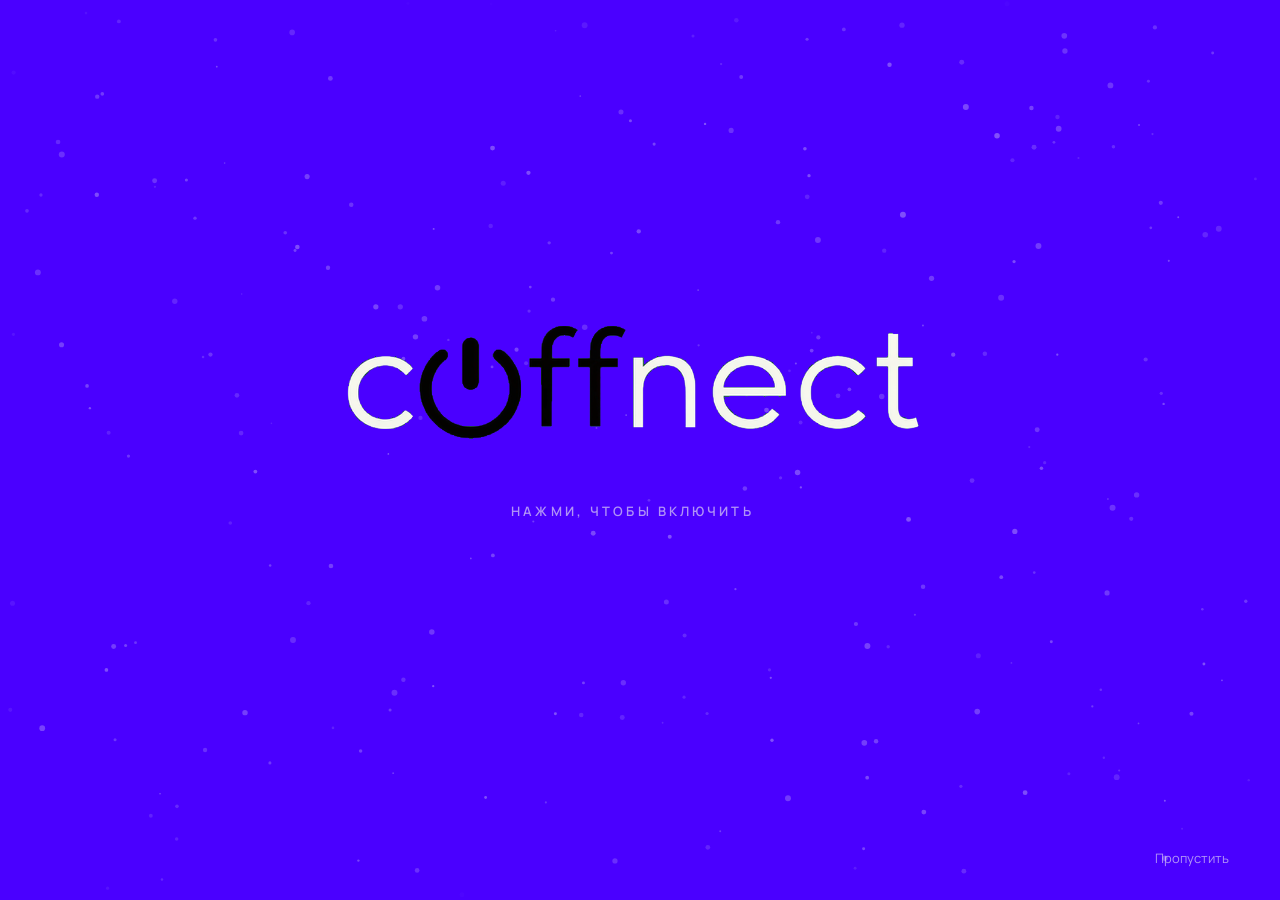
<file: index.html>
<!doctype html>
<html lang="ru">
<head>
  <meta charset="utf-8">
  <meta name="viewport" content="width=device-width, initial-scale=1">
  <title>CONNECT — смартфоны, аксессуары и ремонт в Тирасполе</title>
  <meta name="description" content="15 лет продаём и ремонтируем смартфоны. Ремонт от 30 минут, iPhone и Samsung в наличии и под заказ, рассрочка. Тирасполь, ул. Комсомольская 10/1.">
  <meta name="theme-color" content="#4A00FF">
  <!-- SEO -->
  <link rel="canonical" href="https://voloshindaniil0611.github.io/connect-md/">
  <link rel="icon" href="favicon.ico" sizes="32x32">
  <link rel="icon" href="assets/favicon.svg" type="image/svg+xml">
  <link rel="apple-touch-icon" href="assets/apple-touch-icon.png">
  <link rel="manifest" href="site.webmanifest">
  <meta property="og:type" content="website">
  <meta property="og:site_name" content="CONNECT">
  <meta property="og:locale" content="ru_RU">
  <meta property="og:title" content="CONNECT — смартфоны, аксессуары и ремонт в Тирасполе">
  <meta property="og:description" content="15 лет продаём и ремонтируем смартфоны. Ремонт от 30 минут, iPhone и Samsung в наличии и под заказ, рассрочка. Тирасполь, ул. Комсомольская 10/1.">
  <meta property="og:url" content="https://voloshindaniil0611.github.io/connect-md/">
  <meta property="og:image" content="https://voloshindaniil0611.github.io/connect-md/assets/og-image.jpg">
  <meta property="og:image:width" content="1200">
  <meta property="og:image:height" content="630">
  <meta name="twitter:card" content="summary_large_image">
  <!-- /SEO -->
  <script type="application/ld+json">
{
    "@context": "https://schema.org",
    "@type": "MobilePhoneStore",
    "name": "CONNECT",
    "alternateName": "Коннект",
    "description": "Продажа смартфонов, аксессуаров и ремонт телефонов и ноутбуков в Тирасполе. Ремонт от 30 минут.",
    "url": "https://voloshindaniil0611.github.io/connect-md/",
    "logo": "https://voloshindaniil0611.github.io/connect-md/assets/icon-512.png",
    "image": "https://voloshindaniil0611.github.io/connect-md/assets/og-image.jpg",
    "telephone": "+37377507700",
    "address": {
      "@type": "PostalAddress",
      "streetAddress": "ул. Комсомольская 10/1",
      "addressLocality": "Тирасполь",
      "postalCode": "MD-3300",
      "addressCountry": "MD"
    },
    "sameAs": [
      "https://www.instagram.com/connect_md/"
    ],
    "makesOffer": [
      {
        "@type": "Offer",
        "itemOffered": {
          "@type": "Service",
          "name": "Ремонт телефонов и ноутбуков"
        }
      },
      {
        "@type": "Offer",
        "itemOffered": {
          "@type": "Product",
          "name": "Смартфоны, планшеты, ноутбуки и аксессуары"
        }
      }
    ]
  }
  </script>
  <!-- Интро показываем только при первом заходе: решаем до отрисовки, чтобы не мигало -->
  <script>
    try {
      if (localStorage.getItem('connect-intro-seen') === '1' && !location.search.includes('intro')) {
        document.documentElement.classList.add('intro-seen');
      }
    } catch (e) {}
  </script>
  <link rel="preconnect" href="https://fonts.googleapis.com">
  <link rel="preconnect" href="https://fonts.gstatic.com" crossorigin>
  <link href="https://fonts.googleapis.com/css2?family=Manrope:wght@400;600;800&display=swap" rel="stylesheet">
  <link rel="stylesheet" href="css/style.css?v=14">
</head>
<body class="is-off">

  <header class="site-header" aria-hidden="true">
    <a class="site-logo" href="index.html" aria-label="CONNECT — на главную"><img src="assets/logo-on.png" alt="CONNECT" width="1060" height="280"></a>
    <nav class="site-nav">
      <a href="catalog.html">Каталог</a>
      <a href="repair.html">Ремонт</a>
      <a href="#contacts">Контакты</a>
    </nav>
    <div class="socials">
      <a href="https://www.instagram.com/connect_md/" target="_blank" rel="noopener" aria-label="Instagram" title="Instagram">
        <svg viewBox="0 0 24 24"><rect x="3" y="3" width="18" height="18" rx="5"/><circle cx="12" cy="12" r="4"/><circle class="dot" cx="17.3" cy="6.7" r="1.1"/></svg>
      </a>
      <a href="viber://chat?number=%2B37377507700" aria-label="Viber" title="Viber">
        <svg viewBox="0 0 24 24"><path d="M12 2.8c5.3 0 8.7 2.6 8.7 7.7s-3.4 7.6-8.7 7.6c-.6 0-1.2 0-1.8-.1L6.6 21v-3.8C4.4 15.9 3.3 13.6 3.3 10.5 3.3 5.4 6.7 2.8 12 2.8z"/><path d="M9.3 7.6l1.2-.3.9 1.9-.9.8c.5 1.2 1.4 2.1 2.6 2.6l.8-.9 1.9.9-.3 1.2c-.2.5-.7.8-1.2.7-3-.4-5.4-2.8-5.8-5.8-.1-.5.2-1 .8-1.1z"/></svg>
      </a>
      <a href="https://t.me/+37377507700" target="_blank" rel="noopener" aria-label="Telegram" title="Telegram">
        <svg viewBox="0 0 24 24"><path d="M21.2 3.6L2.9 10.7c-.8.3-.8 1.4 0 1.6l4.6 1.5 1.8 5.6c.2.7 1.1.9 1.6.4l2.6-2.5 4.7 3.5c.6.4 1.4.1 1.6-.6l3-15.2c.2-.9-.7-1.6-1.6-1.4z"/><path d="M7.5 13.8l10.1-6.4-7.4 7.2"/></svg>
      </a>
    </div>
  </header>

  <!-- ===== Первый экран ===== -->
  <section class="stage" id="top">
    <div class="logo">
      <img class="logo__img logo__img--off" src="assets/logo-off.png" alt="" width="1060" height="280">
      <img class="logo__img logo__img--on" src="assets/logo-on.png" alt="CONNECT" width="1060" height="280">
      <button class="power" type="button" aria-label="Включить сайт">
        <span class="power__ring"></span>
      </button>
    </div>

    <p class="hint">Нажми, чтобы включить</p>
    <button class="skip" type="button">Пропустить</button>

    <div class="tagline">
      <h1 class="tagline__main">15 лет продаём и ремонтируем ваши смартфоны<span class="visually-hidden"> — магазин и сервисный центр CONNECT в Тирасполе</span></h1>
      <p class="tagline__sub">Ремонт от 30 минут · Смартфоны в наличии и под заказ</p>
      <div class="tagline__actions">
        <a class="btn" href="catalog.html">Каталог</a>
        <a class="btn btn--ghost" href="repair.html">Ремонт</a>
      </div>
    </div>
  </section>

  <!-- ===== Бегущие ленты-разделитель ===== -->
  <div class="tapes" aria-hidden="true">
    <div class="tape tape--red">
      <div class="tape__track">
        <span>Ремонт от 30 минут</span><span>Замена дисплея</span><span>Аккумуляторы</span><span>Разъёмы зарядки</span><span>Прошивка</span><span>Ремонт ноутбуков</span>
        <span>Ремонт от 30 минут</span><span>Замена дисплея</span><span>Аккумуляторы</span><span>Разъёмы зарядки</span><span>Прошивка</span><span>Ремонт ноутбуков</span>
      </div>
    </div>
    <div class="tape tape--white">
      <div class="tape__track">
        <span>iPhone</span><span>Samsung</span><span>MacBook</span><span>iPad</span><span>Apple Watch</span><span>AirPods</span><span>Рассрочка «Клевер»</span><span>15 лет в Тирасполе</span>
        <span>iPhone</span><span>Samsung</span><span>MacBook</span><span>iPad</span><span>Apple Watch</span><span>AirPods</span><span>Рассрочка «Клевер»</span><span>15 лет в Тирасполе</span>
      </div>
    </div>
  </div>

  <main class="content">
    <!-- ===== Два раздела: каталог и ремонт ===== -->
    <section class="doors" aria-label="Разделы сайта">
      <a class="door door--catalog" href="catalog.html">
        <span class="door__kicker">01</span>
        <h2 class="door__title">Каталог</h2>
        <p class="door__text">iPhone, Samsung, MacBook, iPad, часы и аксессуары. Выберите цвет и память — цена появится сразу.</p>
        <span class="door__cta">Смотреть каталог <i>→</i></span>
        <div class="door__art">
          <img class="art art--mac" src="assets/catalog/mba-midnight.webp" alt="" loading="lazy">
          <img class="art art--phone" src="assets/catalog/i18pro-burgundy.webp" alt="" loading="lazy">
          <img class="art art--watch" src="assets/products/watch.webp" alt="" loading="lazy">
        </div>
      </a>

      <a class="door door--repair" href="repair.html">
        <span class="door__kicker">02</span>
        <h2 class="door__title">Ремонт</h2>
        <p class="door__text">Стекло, дисплей, аккумулятор, разъём, камеры, прошивка. Многие поломки — за 30 минут, пока вы ждёте.</p>
        <span class="door__cta">Что мы чиним <i>→</i></span>
        <div class="door__art door__art--repair">
          <span class="big-num">30<small>мин</small></span>
          <ul class="door__chips">
            <li>Дисплей</li><li>Аккумулятор</li><li>Разъём</li><li>Камера</li><li>Крышка</li>
          </ul>
        </div>
      </a>
    </section>

    <!-- ===== Контакты ===== -->
    <section class="contacts" id="contacts">
      <h2 class="section-title">Как нас найти</h2>
      <div class="contacts__box">
        <p class="contacts__addr">Тирасполь, ул. Комсомольская 10/1</p>
        <div class="contacts__reach">
          <a class="contacts__phone" href="tel:+37377507700">775 07 700</a>
          <div class="socials socials--big">
          <a href="https://www.instagram.com/connect_md/" target="_blank" rel="noopener" aria-label="Instagram" title="Instagram">
            <svg viewBox="0 0 24 24"><rect x="3" y="3" width="18" height="18" rx="5"/><circle cx="12" cy="12" r="4"/><circle class="dot" cx="17.3" cy="6.7" r="1.1"/></svg>
          </a>
          <a href="viber://chat?number=%2B37377507700" aria-label="Viber" title="Viber">
            <svg viewBox="0 0 24 24"><path d="M12 2.8c5.3 0 8.7 2.6 8.7 7.7s-3.4 7.6-8.7 7.6c-.6 0-1.2 0-1.8-.1L6.6 21v-3.8C4.4 15.9 3.3 13.6 3.3 10.5 3.3 5.4 6.7 2.8 12 2.8z"/><path d="M9.3 7.6l1.2-.3.9 1.9-.9.8c.5 1.2 1.4 2.1 2.6 2.6l.8-.9 1.9.9-.3 1.2c-.2.5-.7.8-1.2.7-3-.4-5.4-2.8-5.8-5.8-.1-.5.2-1 .8-1.1z"/></svg>
          </a>
          <a href="https://t.me/+37377507700" target="_blank" rel="noopener" aria-label="Telegram" title="Telegram">
            <svg viewBox="0 0 24 24"><path d="M21.2 3.6L2.9 10.7c-.8.3-.8 1.4 0 1.6l4.6 1.5 1.8 5.6c.2.7 1.1.9 1.6.4l2.6-2.5 4.7 3.5c.6.4 1.4.1 1.6-.6l3-15.2c.2-.9-.7-1.6-1.6-1.4z"/><path d="M7.5 13.8l10.1-6.4-7.4 7.2"/></svg>
          </a>
          </div>
        </div>
        <div class="map" data-map-src="https://www.google.com/maps?q=%D0%A2%D0%B8%D1%80%D0%B0%D1%81%D0%BF%D0%BE%D0%BB%D1%8C%2C+%D1%83%D0%BB.+%D0%9A%D0%BE%D0%BC%D1%81%D0%BE%D0%BC%D0%BE%D0%BB%D1%8C%D1%81%D0%BA%D0%B0%D1%8F+10%2F1&z=17&output=embed">
          <p>Карта загружается с сервиса Google Maps, который может сохранять свои cookies.</p>
          <button class="btn map__load" type="button">Показать карту</button>
        </div>
      </div>
    </section>
  </main>

  <footer class="site-footer">
    <img src="assets/logo-on.png" alt="CONNECT" width="160" height="42">
    <nav class="footer-links" aria-label="Правовая информация">
      <a href="privacy.html">Политика конфиденциальности</a>
      <a href="cookies.html">Политика cookies</a>
      <a href="terms.html">Пользовательское соглашение</a>
      <button class="cookie-settings" type="button">Настройки cookies</button>
    </nav>
    <p>© 2026 CONNECT · Тирасполь, ул. Комсомольская 10/1</p>
  </footer>

  <script src="js/particles.js?v=14"></script>
  <script src="js/intro.js?v=14"></script>
  <script src="js/consent.js?v=14"></script>
</body>
</html>
</file>
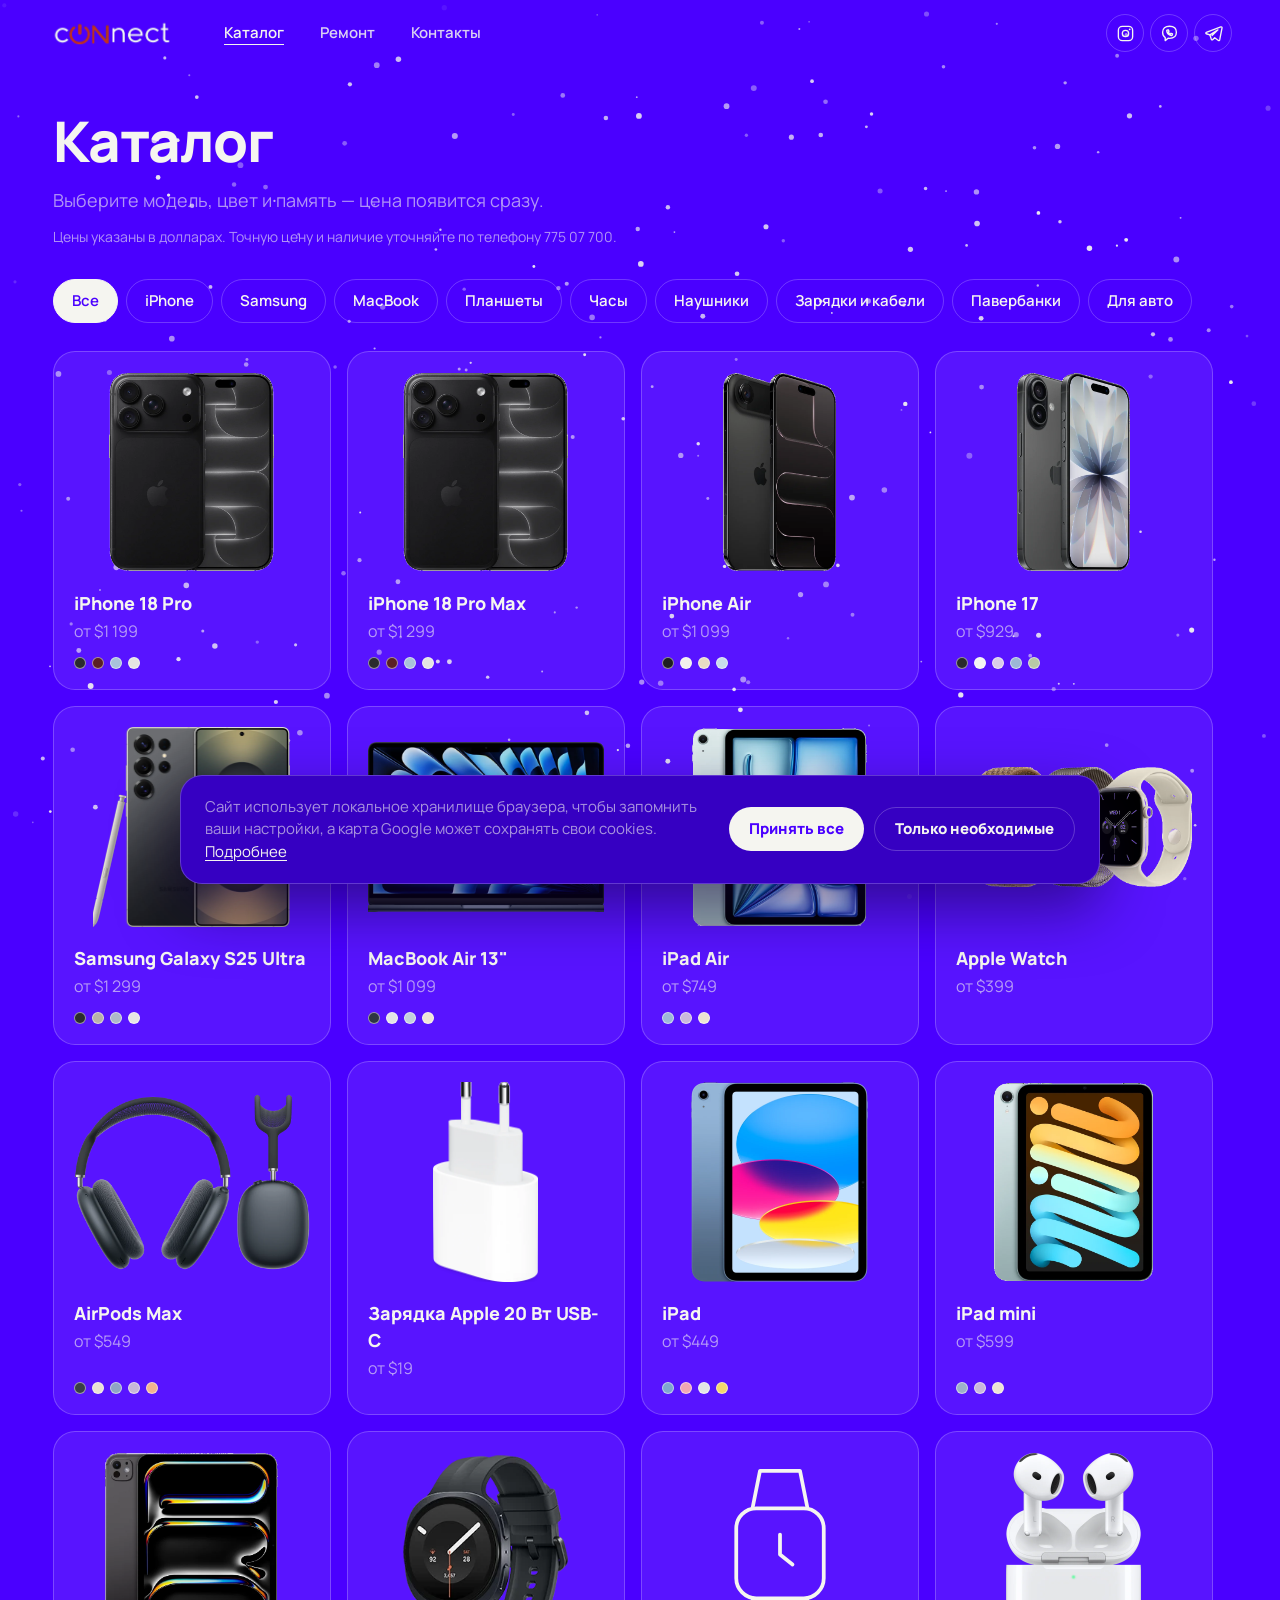
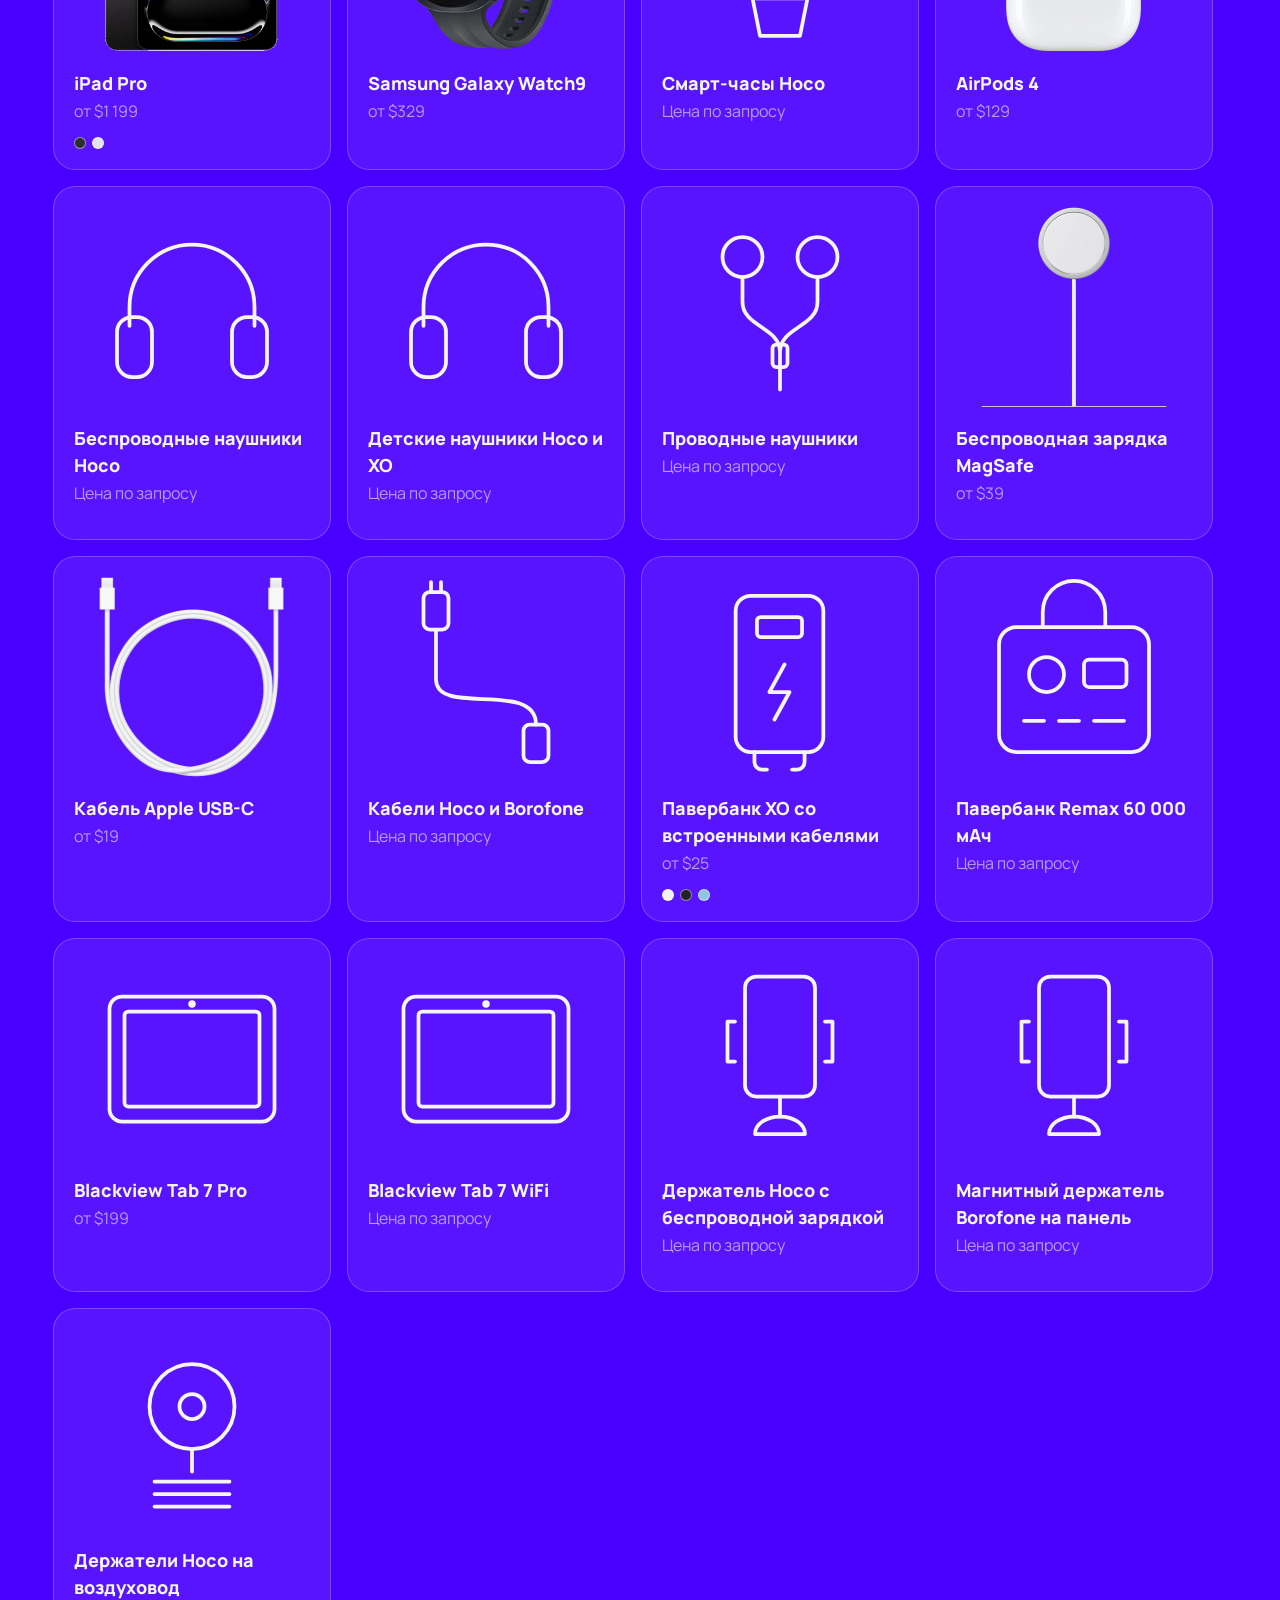
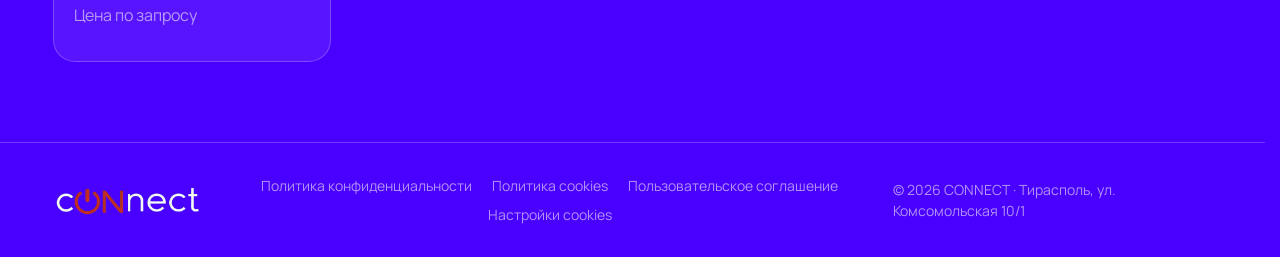
<file: catalog.html>
<!doctype html>
<html lang="ru">
<head>
  <meta charset="utf-8">
  <meta name="viewport" content="width=device-width, initial-scale=1">
  <title>Каталог — CONNECT, Тирасполь</title>
  <meta name="description" content="iPhone, Samsung, MacBook, iPad, часы и аксессуары в Тирасполе. Выберите цвет и память — цена сразу.">
  <meta name="theme-color" content="#4A00FF">
  <!-- SEO -->
  <link rel="canonical" href="https://voloshindaniil0611.github.io/connect-md/catalog.html">
  <link rel="icon" href="favicon.ico" sizes="32x32">
  <link rel="icon" href="assets/favicon.svg" type="image/svg+xml">
  <link rel="apple-touch-icon" href="assets/apple-touch-icon.png">
  <link rel="manifest" href="site.webmanifest">
  <meta property="og:type" content="website">
  <meta property="og:site_name" content="CONNECT">
  <meta property="og:locale" content="ru_RU">
  <meta property="og:title" content="Каталог — CONNECT, Тирасполь">
  <meta property="og:description" content="iPhone, Samsung, MacBook, iPad, часы и аксессуары в Тирасполе. Выберите цвет и память — цена сразу.">
  <meta property="og:url" content="https://voloshindaniil0611.github.io/connect-md/catalog.html">
  <meta property="og:image" content="https://voloshindaniil0611.github.io/connect-md/assets/og-image.jpg">
  <meta property="og:image:width" content="1200">
  <meta property="og:image:height" content="630">
  <meta name="twitter:card" content="summary_large_image">
  <!-- /SEO -->
  <link rel="preconnect" href="https://fonts.googleapis.com">
  <link rel="preconnect" href="https://fonts.gstatic.com" crossorigin>
  <link href="https://fonts.googleapis.com/css2?family=Manrope:wght@400;600;800&display=swap" rel="stylesheet">
  <link rel="stylesheet" href="css/style.css?v=14">
</head>
<body class="is-on">

  <header class="site-header">
    <a class="site-logo" href="index.html" aria-label="CONNECT — на главную"><img src="assets/logo-on.png" alt="CONNECT" width="1060" height="280"></a>
    <nav class="site-nav">
      <a href="catalog.html" aria-current="page">Каталог</a>
      <a href="repair.html">Ремонт</a>
      <a href="index.html#contacts">Контакты</a>
    </nav>
    <div class="socials">
      <a href="https://www.instagram.com/connect_md/" target="_blank" rel="noopener" aria-label="Instagram" title="Instagram">
        <svg viewBox="0 0 24 24"><rect x="3" y="3" width="18" height="18" rx="5"/><circle cx="12" cy="12" r="4"/><circle class="dot" cx="17.3" cy="6.7" r="1.1"/></svg>
      </a>
      <a href="viber://chat?number=%2B37377507700" aria-label="Viber" title="Viber">
        <svg viewBox="0 0 24 24"><path d="M12 2.8c5.3 0 8.7 2.6 8.7 7.7s-3.4 7.6-8.7 7.6c-.6 0-1.2 0-1.8-.1L6.6 21v-3.8C4.4 15.9 3.3 13.6 3.3 10.5 3.3 5.4 6.7 2.8 12 2.8z"/><path d="M9.3 7.6l1.2-.3.9 1.9-.9.8c.5 1.2 1.4 2.1 2.6 2.6l.8-.9 1.9.9-.3 1.2c-.2.5-.7.8-1.2.7-3-.4-5.4-2.8-5.8-5.8-.1-.5.2-1 .8-1.1z"/></svg>
      </a>
      <a href="https://t.me/+37377507700" target="_blank" rel="noopener" aria-label="Telegram" title="Telegram">
        <svg viewBox="0 0 24 24"><path d="M21.2 3.6L2.9 10.7c-.8.3-.8 1.4 0 1.6l4.6 1.5 1.8 5.6c.2.7 1.1.9 1.6.4l2.6-2.5 4.7 3.5c.6.4 1.4.1 1.6-.6l3-15.2c.2-.9-.7-1.6-1.6-1.4z"/><path d="M7.5 13.8l10.1-6.4-7.4 7.2"/></svg>
      </a>
    </div>
  </header>

  <main class="content catalog-page">
    <h1 class="section-title">Каталог</h1>
    <p class="section-lead">Выберите модель, цвет и память — цена появится сразу.</p>
    <p class="notice">Цены указаны в долларах. Точную цену и наличие уточняйте по телефону 775 07 700.</p>

    <div class="tabs" role="group" aria-label="Категории"></div>
    <ul class="products"></ul>
  </main>

  <!-- Карточка товара -->
  <dialog class="product" aria-labelledby="product-name">
    <button class="product__close" type="button" aria-label="Закрыть">×</button>
    <div class="product__inner">
      <div class="product__media"><img alt=""></div>
      <div>
        <h2 class="product__name" id="product-name"></h2>
        <p class="product__price"></p>
        <div class="product__options"></div>
        <dl class="specs"></dl>
        <div class="product__actions">
          <a class="btn btn--red" href="tel:+37377507700">Заказать: 775 07 700</a>
          <a class="btn btn--ghost" href="https://ig.me/m/connect_md" target="_blank" rel="noopener">Написать в Instagram</a>
        </div>
      </div>
    </div>
  </dialog>

  <footer class="site-footer">
    <img src="assets/logo-on.png" alt="CONNECT" width="160" height="42">
    <nav class="footer-links" aria-label="Правовая информация">
      <a href="privacy.html">Политика конфиденциальности</a>
      <a href="cookies.html">Политика cookies</a>
      <a href="terms.html">Пользовательское соглашение</a>
      <button class="cookie-settings" type="button">Настройки cookies</button>
    </nav>
    <p>© 2026 CONNECT · Тирасполь, ул. Комсомольская 10/1</p>
  </footer>

  <script src="js/products.js?v=14"></script>
  <script src="js/catalog.js?v=14"></script>
  <script src="js/particles.js?v=14"></script>
  <script src="js/consent.js?v=14"></script>
</body>
</html>
</file>
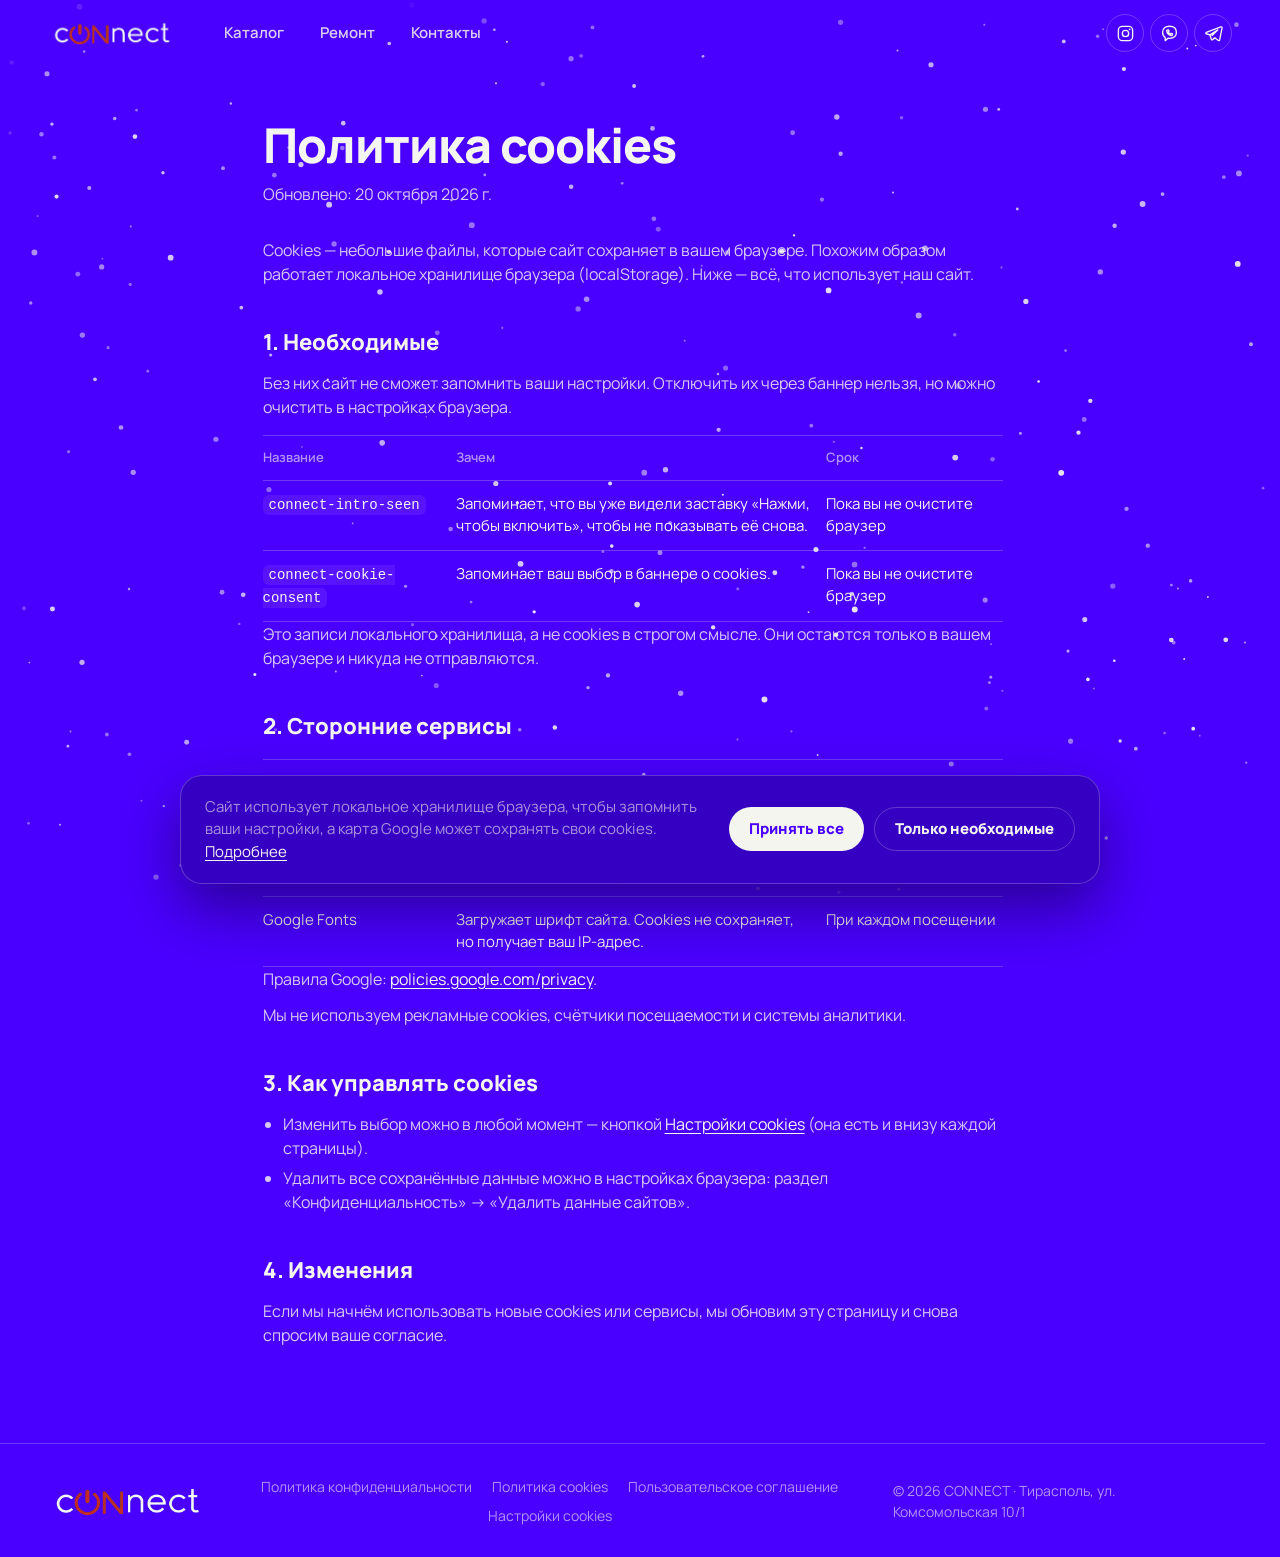
<file: cookies.html>
<!doctype html>
<html lang="ru">
<head>
  <meta charset="utf-8">
  <meta name="viewport" content="width=device-width, initial-scale=1">
  <title>Политика cookies — CONNECT, Тирасполь</title>
  <meta name="description" content="Какие cookies и локальное хранилище использует сайт CONNECT и как ими управлять.">
  <meta name="theme-color" content="#4A00FF">
  <!-- SEO -->
  <link rel="canonical" href="https://voloshindaniil0611.github.io/connect-md/cookies.html">
  <link rel="icon" href="favicon.ico" sizes="32x32">
  <link rel="icon" href="assets/favicon.svg" type="image/svg+xml">
  <link rel="apple-touch-icon" href="assets/apple-touch-icon.png">
  <link rel="manifest" href="site.webmanifest">
  <meta property="og:type" content="website">
  <meta property="og:site_name" content="CONNECT">
  <meta property="og:locale" content="ru_RU">
  <meta property="og:title" content="Политика cookies — CONNECT, Тирасполь">
  <meta property="og:description" content="Какие cookies и локальное хранилище использует сайт CONNECT и как ими управлять.">
  <meta property="og:url" content="https://voloshindaniil0611.github.io/connect-md/cookies.html">
  <meta property="og:image" content="https://voloshindaniil0611.github.io/connect-md/assets/og-image.jpg">
  <meta property="og:image:width" content="1200">
  <meta property="og:image:height" content="630">
  <meta name="twitter:card" content="summary_large_image">
  <!-- /SEO -->
  <link rel="preconnect" href="https://fonts.googleapis.com">
  <link rel="preconnect" href="https://fonts.gstatic.com" crossorigin>
  <link href="https://fonts.googleapis.com/css2?family=Manrope:wght@400;600;800&display=swap" rel="stylesheet">
  <link rel="stylesheet" href="css/style.css?v=14">
</head>
<body class="is-on">

  <header class="site-header">
    <a class="site-logo" href="index.html" aria-label="CONNECT — на главную"><img src="assets/logo-on.png" alt="CONNECT" width="1060" height="280"></a>
    <nav class="site-nav">
      <a href="catalog.html">Каталог</a>
      <a href="repair.html">Ремонт</a>
      <a href="index.html#contacts">Контакты</a>
    </nav>
    <div class="socials">
      <a href="https://www.instagram.com/connect_md/" target="_blank" rel="noopener" aria-label="Instagram" title="Instagram">
        <svg viewBox="0 0 24 24"><rect x="3" y="3" width="18" height="18" rx="5"/><circle cx="12" cy="12" r="4"/><circle class="dot" cx="17.3" cy="6.7" r="1.1"/></svg>
      </a>
      <a href="viber://chat?number=%2B37377507700" aria-label="Viber" title="Viber">
        <svg viewBox="0 0 24 24"><path d="M12 2.8c5.3 0 8.7 2.6 8.7 7.7s-3.4 7.6-8.7 7.6c-.6 0-1.2 0-1.8-.1L6.6 21v-3.8C4.4 15.9 3.3 13.6 3.3 10.5 3.3 5.4 6.7 2.8 12 2.8z"/><path d="M9.3 7.6l1.2-.3.9 1.9-.9.8c.5 1.2 1.4 2.1 2.6 2.6l.8-.9 1.9.9-.3 1.2c-.2.5-.7.8-1.2.7-3-.4-5.4-2.8-5.8-5.8-.1-.5.2-1 .8-1.1z"/></svg>
      </a>
      <a href="https://t.me/+37377507700" target="_blank" rel="noopener" aria-label="Telegram" title="Telegram">
        <svg viewBox="0 0 24 24"><path d="M21.2 3.6L2.9 10.7c-.8.3-.8 1.4 0 1.6l4.6 1.5 1.8 5.6c.2.7 1.1.9 1.6.4l2.6-2.5 4.7 3.5c.6.4 1.4.1 1.6-.6l3-15.2c.2-.9-.7-1.6-1.6-1.4z"/><path d="M7.5 13.8l10.1-6.4-7.4 7.2"/></svg>
      </a>
    </div>
  </header>

  <main class="content legal">
    <h1 class="section-title">Политика cookies</h1>
    <p class="legal__date">Обновлено: 20 октября 2026 г.</p>
<p>Cookies — небольшие файлы, которые сайт сохраняет в вашем браузере. Похожим образом работает локальное хранилище браузера (localStorage). Ниже — всё, что использует наш сайт.</p>

<h2>1. Необходимые</h2>
<p>Без них сайт не сможет запомнить ваши настройки. Отключить их через баннер нельзя, но можно очистить в настройках браузера.</p>
<div class="legal-table" role="table">
  <div role="row"><b role="columnheader">Название</b><b role="columnheader">Зачем</b><b role="columnheader">Срок</b></div>
  <div role="row"><span role="cell"><code>connect-intro-seen</code></span><span role="cell">Запоминает, что вы уже видели заставку «Нажми, чтобы включить», чтобы не показывать её снова.</span><span role="cell">Пока вы не очистите браузер</span></div>
  <div role="row"><span role="cell"><code>connect-cookie-consent</code></span><span role="cell">Запоминает ваш выбор в баннере о cookies.</span><span role="cell">Пока вы не очистите браузер</span></div>
</div>
<p>Это записи локального хранилища, а не cookies в строгом смысле. Они остаются только в вашем браузере и никуда не отправляются.</p>

<h2>2. Сторонние сервисы</h2>
<div class="legal-table" role="table">
  <div role="row"><b role="columnheader">Сервис</b><b role="columnheader">Что делает</b><b role="columnheader">Когда</b></div>
  <div role="row"><span role="cell">Google Maps</span><span role="cell">Показывает карту с адресом магазина. Google может сохранять свои cookies и получать ваш IP-адрес.</span><span role="cell">Только если вы нажали «Принять все» или «Показать карту»</span></div>
  <div role="row"><span role="cell">Google Fonts</span><span role="cell">Загружает шрифт сайта. Cookies не сохраняет, но получает ваш IP-адрес.</span><span role="cell">При каждом посещении</span></div>
</div>
<p>Правила Google: <a href="https://policies.google.com/privacy" target="_blank" rel="noopener">policies.google.com/privacy</a>.</p>
<p>Мы не используем рекламные cookies, счётчики посещаемости и системы аналитики.</p>

<h2>3. Как управлять cookies</h2>
<ul>
  <li>Изменить выбор можно в любой момент — кнопкой <button class="cookie-settings link-button" type="button">Настройки cookies</button> (она есть и внизу каждой страницы).</li>
  <li>Удалить все сохранённые данные можно в настройках браузера: раздел «Конфиденциальность» → «Удалить данные сайтов».</li>
</ul>

<h2>4. Изменения</h2>
<p>Если мы начнём использовать новые cookies или сервисы, мы обновим эту страницу и снова спросим ваше согласие.</p>
  </main>

  <footer class="site-footer">
    <img src="assets/logo-on.png" alt="CONNECT" width="160" height="42">
    <nav class="footer-links" aria-label="Правовая информация">
      <a href="privacy.html">Политика конфиденциальности</a>
      <a href="cookies.html">Политика cookies</a>
      <a href="terms.html">Пользовательское соглашение</a>
      <button class="cookie-settings" type="button">Настройки cookies</button>
    </nav>
    <p>© 2026 CONNECT · Тирасполь, ул. Комсомольская 10/1</p>
  </footer>

  <script src="js/particles.js?v=14"></script>
  <script src="js/consent.js?v=14"></script>
  <script>
    const header = document.querySelector('.site-header');
    addEventListener('scroll', () => header.classList.toggle('is-scrolled', scrollY > 40), { passive: true });
  </script>
</body>
</html>
</file>
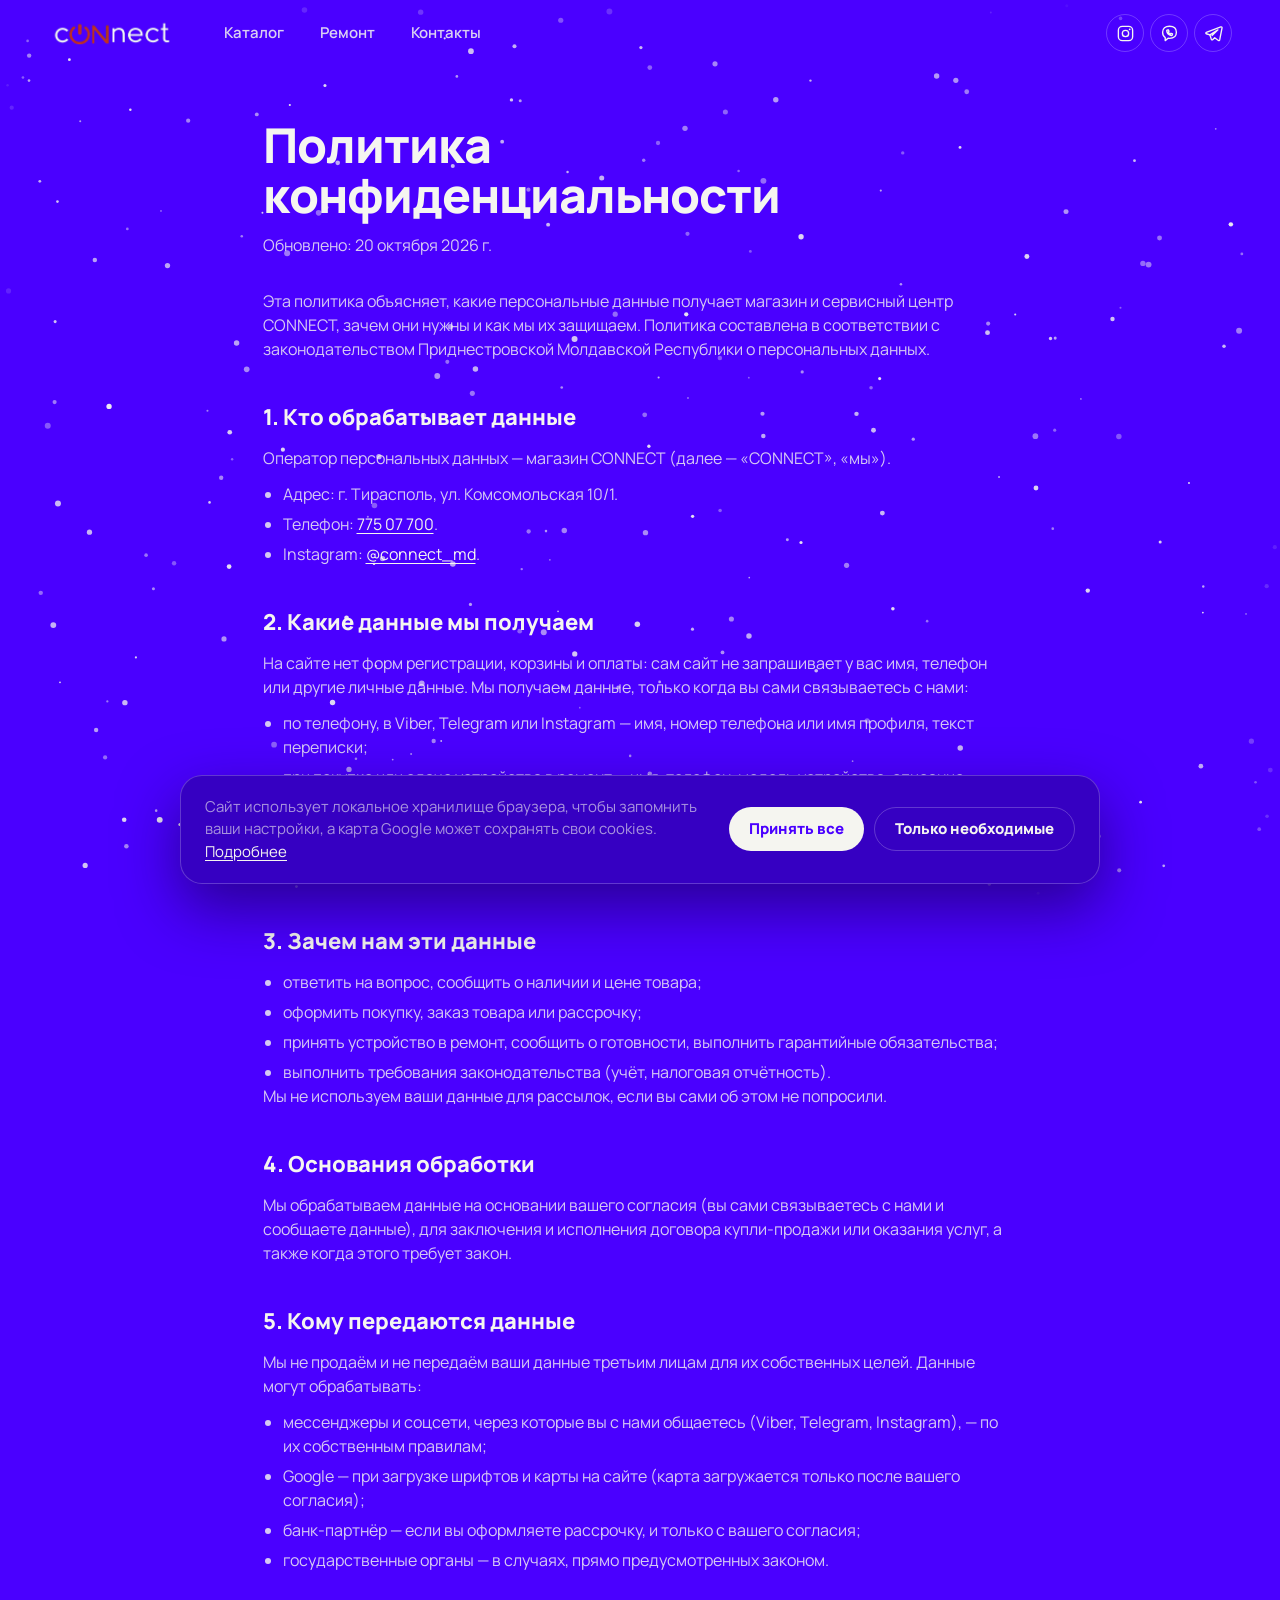
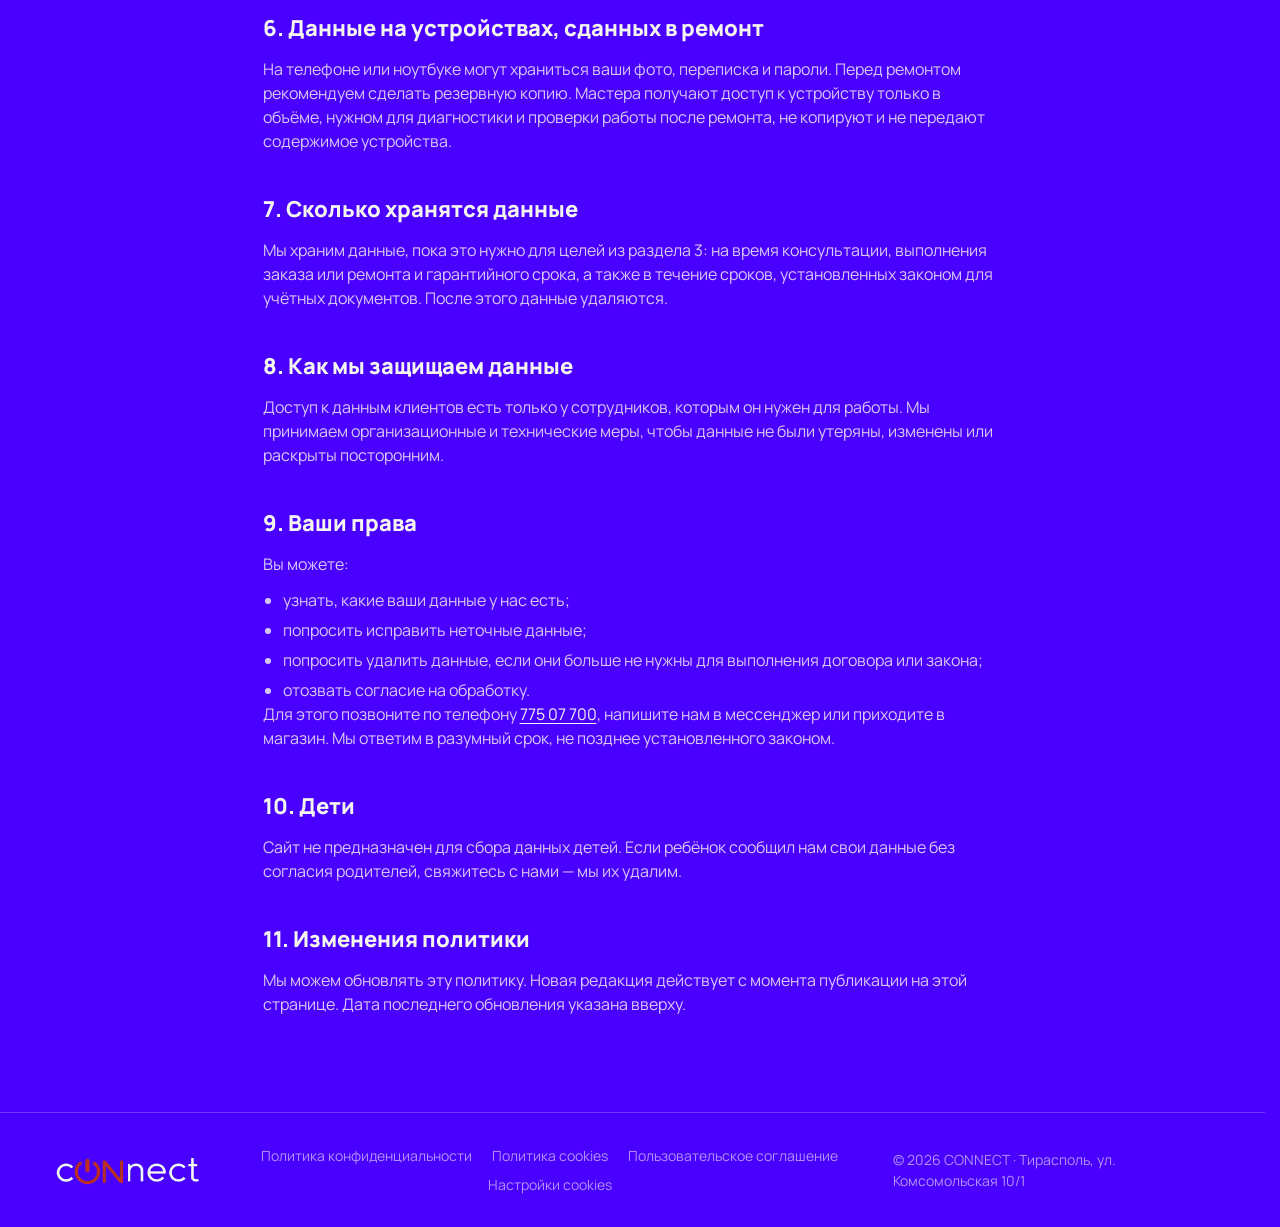
<file: privacy.html>
<!doctype html>
<html lang="ru">
<head>
  <meta charset="utf-8">
  <meta name="viewport" content="width=device-width, initial-scale=1">
  <title>Политика конфиденциальности — CONNECT, Тирасполь</title>
  <meta name="description" content="Как CONNECT обрабатывает персональные данные посетителей сайта и клиентов.">
  <meta name="theme-color" content="#4A00FF">
  <!-- SEO -->
  <link rel="canonical" href="https://voloshindaniil0611.github.io/connect-md/privacy.html">
  <link rel="icon" href="favicon.ico" sizes="32x32">
  <link rel="icon" href="assets/favicon.svg" type="image/svg+xml">
  <link rel="apple-touch-icon" href="assets/apple-touch-icon.png">
  <link rel="manifest" href="site.webmanifest">
  <meta property="og:type" content="website">
  <meta property="og:site_name" content="CONNECT">
  <meta property="og:locale" content="ru_RU">
  <meta property="og:title" content="Политика конфиденциальности — CONNECT, Тирасполь">
  <meta property="og:description" content="Как CONNECT обрабатывает персональные данные посетителей сайта и клиентов.">
  <meta property="og:url" content="https://voloshindaniil0611.github.io/connect-md/privacy.html">
  <meta property="og:image" content="https://voloshindaniil0611.github.io/connect-md/assets/og-image.jpg">
  <meta property="og:image:width" content="1200">
  <meta property="og:image:height" content="630">
  <meta name="twitter:card" content="summary_large_image">
  <!-- /SEO -->
  <link rel="preconnect" href="https://fonts.googleapis.com">
  <link rel="preconnect" href="https://fonts.gstatic.com" crossorigin>
  <link href="https://fonts.googleapis.com/css2?family=Manrope:wght@400;600;800&display=swap" rel="stylesheet">
  <link rel="stylesheet" href="css/style.css?v=14">
</head>
<body class="is-on">

  <header class="site-header">
    <a class="site-logo" href="index.html" aria-label="CONNECT — на главную"><img src="assets/logo-on.png" alt="CONNECT" width="1060" height="280"></a>
    <nav class="site-nav">
      <a href="catalog.html">Каталог</a>
      <a href="repair.html">Ремонт</a>
      <a href="index.html#contacts">Контакты</a>
    </nav>
    <div class="socials">
      <a href="https://www.instagram.com/connect_md/" target="_blank" rel="noopener" aria-label="Instagram" title="Instagram">
        <svg viewBox="0 0 24 24"><rect x="3" y="3" width="18" height="18" rx="5"/><circle cx="12" cy="12" r="4"/><circle class="dot" cx="17.3" cy="6.7" r="1.1"/></svg>
      </a>
      <a href="viber://chat?number=%2B37377507700" aria-label="Viber" title="Viber">
        <svg viewBox="0 0 24 24"><path d="M12 2.8c5.3 0 8.7 2.6 8.7 7.7s-3.4 7.6-8.7 7.6c-.6 0-1.2 0-1.8-.1L6.6 21v-3.8C4.4 15.9 3.3 13.6 3.3 10.5 3.3 5.4 6.7 2.8 12 2.8z"/><path d="M9.3 7.6l1.2-.3.9 1.9-.9.8c.5 1.2 1.4 2.1 2.6 2.6l.8-.9 1.9.9-.3 1.2c-.2.5-.7.8-1.2.7-3-.4-5.4-2.8-5.8-5.8-.1-.5.2-1 .8-1.1z"/></svg>
      </a>
      <a href="https://t.me/+37377507700" target="_blank" rel="noopener" aria-label="Telegram" title="Telegram">
        <svg viewBox="0 0 24 24"><path d="M21.2 3.6L2.9 10.7c-.8.3-.8 1.4 0 1.6l4.6 1.5 1.8 5.6c.2.7 1.1.9 1.6.4l2.6-2.5 4.7 3.5c.6.4 1.4.1 1.6-.6l3-15.2c.2-.9-.7-1.6-1.6-1.4z"/><path d="M7.5 13.8l10.1-6.4-7.4 7.2"/></svg>
      </a>
    </div>
  </header>

  <main class="content legal">
    <h1 class="section-title">Политика конфиденциальности</h1>
    <p class="legal__date">Обновлено: 20 октября 2026 г.</p>
<p>Эта политика объясняет, какие персональные данные получает магазин и сервисный центр CONNECT, зачем они нужны и как мы их защищаем. Политика составлена в соответствии с законодательством Приднестровской Молдавской Республики о персональных данных.</p>

<h2>1. Кто обрабатывает данные</h2>
<p>Оператор персональных данных — магазин CONNECT (далее — «CONNECT», «мы»).</p>
<ul>
  <li>Адрес: г. Тирасполь, ул. Комсомольская 10/1.</li>
  <li>Телефон: <a href="tel:+37377507700">775 07 700</a>.</li>
  <li>Instagram: <a href="https://www.instagram.com/connect_md/" target="_blank" rel="noopener">@connect_md</a>.</li>
</ul>

<h2>2. Какие данные мы получаем</h2>
<p>На сайте нет форм регистрации, корзины и оплаты: сам сайт не запрашивает у вас имя, телефон или другие личные данные. Мы получаем данные, только когда вы сами связываетесь с нами:</p>
<ul>
  <li>по телефону, в Viber, Telegram или Instagram — имя, номер телефона или имя профиля, текст переписки;</li>
  <li>при покупке или сдаче устройства в ремонт — имя, телефон, модель устройства, описание неисправности, данные для гарантии.</li>
</ul>
<p>При посещении сайта браузер автоматически передаёт технические данные: IP-адрес, тип браузера и устройства, время запроса. Их обрабатывают хостинг сайта и сторонние сервисы (см. раздел 5). Подробнее — в <a href="cookies.html">политике cookies</a>.</p>

<h2>3. Зачем нам эти данные</h2>
<ul>
  <li>ответить на вопрос, сообщить о наличии и цене товара;</li>
  <li>оформить покупку, заказ товара или рассрочку;</li>
  <li>принять устройство в ремонт, сообщить о готовности, выполнить гарантийные обязательства;</li>
  <li>выполнить требования законодательства (учёт, налоговая отчётность).</li>
</ul>
<p>Мы не используем ваши данные для рассылок, если вы сами об этом не попросили.</p>

<h2>4. Основания обработки</h2>
<p>Мы обрабатываем данные на основании вашего согласия (вы сами связываетесь с нами и сообщаете данные), для заключения и исполнения договора купли-продажи или оказания услуг, а также когда этого требует закон.</p>

<h2>5. Кому передаются данные</h2>
<p>Мы не продаём и не передаём ваши данные третьим лицам для их собственных целей. Данные могут обрабатывать:</p>
<ul>
  <li>мессенджеры и соцсети, через которые вы с нами общаетесь (Viber, Telegram, Instagram), — по их собственным правилам;</li>
  <li>Google — при загрузке шрифтов и карты на сайте (карта загружается только после вашего согласия);</li>
  <li>банк-партнёр — если вы оформляете рассрочку, и только с вашего согласия;</li>
  <li>государственные органы — в случаях, прямо предусмотренных законом.</li>
</ul>

<h2>6. Данные на устройствах, сданных в ремонт</h2>
<p>На телефоне или ноутбуке могут храниться ваши фото, переписка и пароли. Перед ремонтом рекомендуем сделать резервную копию. Мастера получают доступ к устройству только в объёме, нужном для диагностики и проверки работы после ремонта, не копируют и не передают содержимое устройства.</p>

<h2>7. Сколько хранятся данные</h2>
<p>Мы храним данные, пока это нужно для целей из раздела 3: на время консультации, выполнения заказа или ремонта и гарантийного срока, а также в течение сроков, установленных законом для учётных документов. После этого данные удаляются.</p>

<h2>8. Как мы защищаем данные</h2>
<p>Доступ к данным клиентов есть только у сотрудников, которым он нужен для работы. Мы принимаем организационные и технические меры, чтобы данные не были утеряны, изменены или раскрыты посторонним.</p>

<h2>9. Ваши права</h2>
<p>Вы можете:</p>
<ul>
  <li>узнать, какие ваши данные у нас есть;</li>
  <li>попросить исправить неточные данные;</li>
  <li>попросить удалить данные, если они больше не нужны для выполнения договора или закона;</li>
  <li>отозвать согласие на обработку.</li>
</ul>
<p>Для этого позвоните по телефону <a href="tel:+37377507700">775 07 700</a>, напишите нам в мессенджер или приходите в магазин. Мы ответим в разумный срок, не позднее установленного законом.</p>

<h2>10. Дети</h2>
<p>Сайт не предназначен для сбора данных детей. Если ребёнок сообщил нам свои данные без согласия родителей, свяжитесь с нами — мы их удалим.</p>

<h2>11. Изменения политики</h2>
<p>Мы можем обновлять эту политику. Новая редакция действует с момента публикации на этой странице. Дата последнего обновления указана вверху.</p>
  </main>

  <footer class="site-footer">
    <img src="assets/logo-on.png" alt="CONNECT" width="160" height="42">
    <nav class="footer-links" aria-label="Правовая информация">
      <a href="privacy.html">Политика конфиденциальности</a>
      <a href="cookies.html">Политика cookies</a>
      <a href="terms.html">Пользовательское соглашение</a>
      <button class="cookie-settings" type="button">Настройки cookies</button>
    </nav>
    <p>© 2026 CONNECT · Тирасполь, ул. Комсомольская 10/1</p>
  </footer>

  <script src="js/particles.js?v=14"></script>
  <script src="js/consent.js?v=14"></script>
  <script>
    const header = document.querySelector('.site-header');
    addEventListener('scroll', () => header.classList.toggle('is-scrolled', scrollY > 40), { passive: true });
  </script>
</body>
</html>
</file>
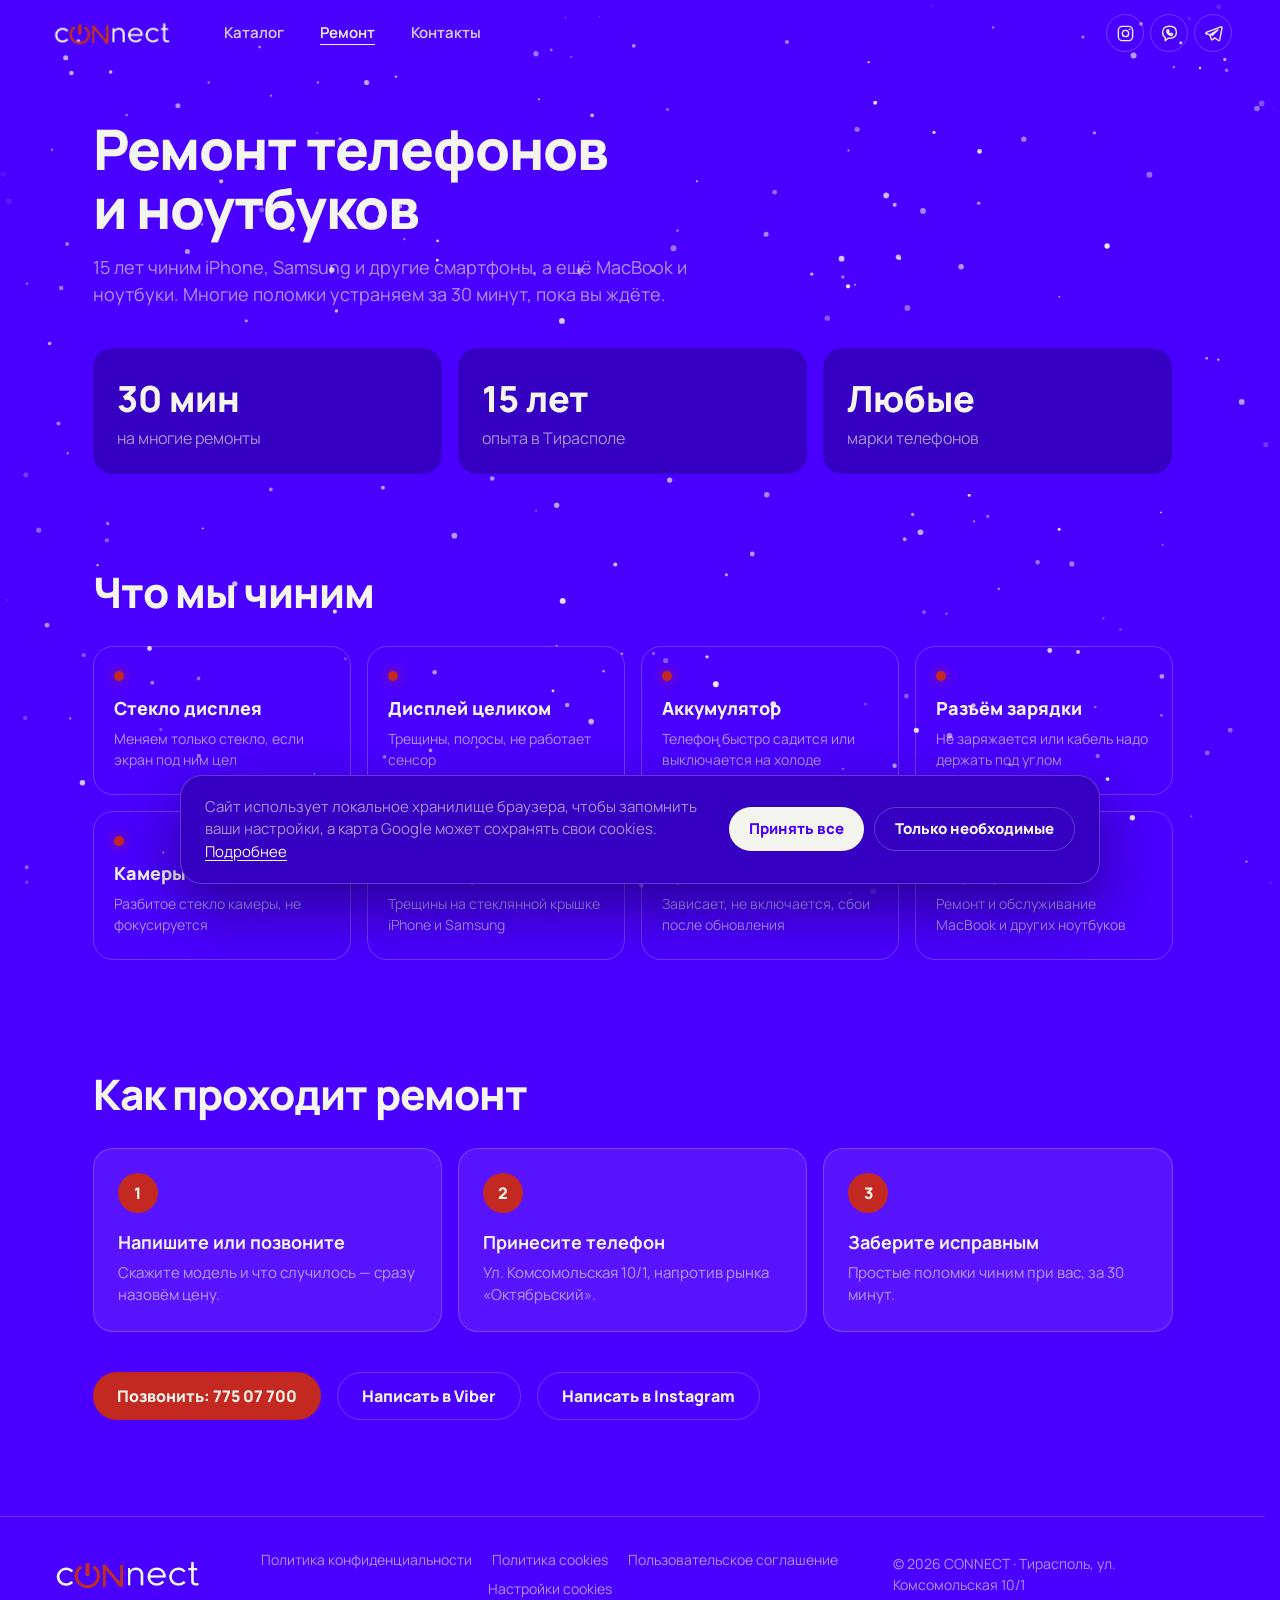
<file: repair.html>
<!doctype html>
<html lang="ru">
<head>
  <meta charset="utf-8">
  <meta name="viewport" content="width=device-width, initial-scale=1">
  <title>Ремонт телефонов и ноутбуков — CONNECT, Тирасполь</title>
  <meta name="description" content="Ремонт телефонов и ноутбуков в Тирасполе: стекло, дисплей, аккумулятор, разъём зарядки, камеры, прошивка. Многие поломки — за 30 минут.">
  <meta name="theme-color" content="#4A00FF">
  <!-- SEO -->
  <link rel="canonical" href="https://voloshindaniil0611.github.io/connect-md/repair.html">
  <link rel="icon" href="favicon.ico" sizes="32x32">
  <link rel="icon" href="assets/favicon.svg" type="image/svg+xml">
  <link rel="apple-touch-icon" href="assets/apple-touch-icon.png">
  <link rel="manifest" href="site.webmanifest">
  <meta property="og:type" content="website">
  <meta property="og:site_name" content="CONNECT">
  <meta property="og:locale" content="ru_RU">
  <meta property="og:title" content="Ремонт телефонов и ноутбуков — CONNECT, Тирасполь">
  <meta property="og:description" content="Ремонт телефонов и ноутбуков в Тирасполе: стекло, дисплей, аккумулятор, разъём зарядки, камеры, прошивка. Многие поломки — за 30 минут.">
  <meta property="og:url" content="https://voloshindaniil0611.github.io/connect-md/repair.html">
  <meta property="og:image" content="https://voloshindaniil0611.github.io/connect-md/assets/og-image.jpg">
  <meta property="og:image:width" content="1200">
  <meta property="og:image:height" content="630">
  <meta name="twitter:card" content="summary_large_image">
  <!-- /SEO -->
  <link rel="preconnect" href="https://fonts.googleapis.com">
  <link rel="preconnect" href="https://fonts.gstatic.com" crossorigin>
  <link href="https://fonts.googleapis.com/css2?family=Manrope:wght@400;600;800&display=swap" rel="stylesheet">
  <link rel="stylesheet" href="css/style.css?v=14">
</head>
<body class="is-on">

  <header class="site-header">
    <a class="site-logo" href="index.html" aria-label="CONNECT — на главную"><img src="assets/logo-on.png" alt="CONNECT" width="1060" height="280"></a>
    <nav class="site-nav">
      <a href="catalog.html">Каталог</a>
      <a href="repair.html" aria-current="page">Ремонт</a>
      <a href="index.html#contacts">Контакты</a>
    </nav>
    <div class="socials">
      <a href="https://www.instagram.com/connect_md/" target="_blank" rel="noopener" aria-label="Instagram" title="Instagram">
        <svg viewBox="0 0 24 24"><rect x="3" y="3" width="18" height="18" rx="5"/><circle cx="12" cy="12" r="4"/><circle class="dot" cx="17.3" cy="6.7" r="1.1"/></svg>
      </a>
      <a href="viber://chat?number=%2B37377507700" aria-label="Viber" title="Viber">
        <svg viewBox="0 0 24 24"><path d="M12 2.8c5.3 0 8.7 2.6 8.7 7.7s-3.4 7.6-8.7 7.6c-.6 0-1.2 0-1.8-.1L6.6 21v-3.8C4.4 15.9 3.3 13.6 3.3 10.5 3.3 5.4 6.7 2.8 12 2.8z"/><path d="M9.3 7.6l1.2-.3.9 1.9-.9.8c.5 1.2 1.4 2.1 2.6 2.6l.8-.9 1.9.9-.3 1.2c-.2.5-.7.8-1.2.7-3-.4-5.4-2.8-5.8-5.8-.1-.5.2-1 .8-1.1z"/></svg>
      </a>
      <a href="https://t.me/+37377507700" target="_blank" rel="noopener" aria-label="Telegram" title="Telegram">
        <svg viewBox="0 0 24 24"><path d="M21.2 3.6L2.9 10.7c-.8.3-.8 1.4 0 1.6l4.6 1.5 1.8 5.6c.2.7 1.1.9 1.6.4l2.6-2.5 4.7 3.5c.6.4 1.4.1 1.6-.6l3-15.2c.2-.9-.7-1.6-1.6-1.4z"/><path d="M7.5 13.8l10.1-6.4-7.4 7.2"/></svg>
      </a>
    </div>
  </header>

  <main class="content repair-page">
    <section class="repair-hero">
      <h1 class="section-title">Ремонт телефонов<br>и ноутбуков</h1>
      <p class="section-lead">15 лет чиним iPhone, Samsung и другие смартфоны, а ещё MacBook и ноутбуки. Многие поломки устраняем за 30 минут, пока вы ждёте.</p>
      <div class="repair-hero__facts">
        <div><b>30 мин</b><span>на многие ремонты</span></div>
        <div><b>15 лет</b><span>опыта в Тирасполе</span></div>
        <div><b>Любые</b><span>марки телефонов</span></div>
      </div>
    </section>

    <section class="repair" id="repair">
      <h2 class="section-title section-title--sm">Что мы чиним</h2>
      <ul class="repair-list">
        <li><b>Стекло дисплея</b><span>Меняем только стекло, если экран под ним цел</span></li>
        <li><b>Дисплей целиком</b><span>Трещины, полосы, не работает сенсор</span></li>
        <li><b>Аккумулятор</b><span>Телефон быстро садится или выключается на холоде</span></li>
        <li><b>Разъём зарядки</b><span>Не заряжается или кабель надо держать под углом</span></li>
        <li><b>Камеры</b><span>Разбитое стекло камеры, не фокусируется</span></li>
        <li><b>Задняя крышка</b><span>Трещины на стеклянной крышке iPhone и Samsung</span></li>
        <li><b>Прошивка</b><span>Зависает, не включается, сбои после обновления</span></li>
        <li><b>Ноутбуки</b><span>Ремонт и обслуживание MacBook и других ноутбуков</span></li>
      </ul>
    </section>

    <section class="steps">
      <h2 class="section-title section-title--sm">Как проходит ремонт</h2>
      <ol class="steps__list">
        <li><b>Напишите или позвоните</b><span>Скажите модель и что случилось — сразу назовём цену.</span></li>
        <li><b>Принесите телефон</b><span>Ул. Комсомольская 10/1, напротив рынка «Октябрьский».</span></li>
        <li><b>Заберите исправным</b><span>Простые поломки чиним при вас, за 30 минут.</span></li>
      </ol>
      <div class="repair-cta">
        <a class="btn btn--red" href="tel:+37377507700">Позвонить: 775 07 700</a>
        <a class="btn btn--ghost" href="viber://chat?number=%2B37377507700">Написать в Viber</a>
        <a class="btn btn--ghost" href="https://ig.me/m/connect_md" target="_blank" rel="noopener">Написать в Instagram</a>
      </div>
    </section>
  </main>

  <footer class="site-footer">
    <img src="assets/logo-on.png" alt="CONNECT" width="160" height="42">
    <nav class="footer-links" aria-label="Правовая информация">
      <a href="privacy.html">Политика конфиденциальности</a>
      <a href="cookies.html">Политика cookies</a>
      <a href="terms.html">Пользовательское соглашение</a>
      <button class="cookie-settings" type="button">Настройки cookies</button>
    </nav>
    <p>© 2026 CONNECT · Тирасполь, ул. Комсомольская 10/1</p>
  </footer>

  <script>
    // Шапка получает фон при прокрутке
    const header = document.querySelector('.site-header');
    addEventListener('scroll', () => header.classList.toggle('is-scrolled', scrollY > 40), { passive: true });
  </script>
  <script src="js/particles.js?v=14"></script>
  <script src="js/consent.js?v=14"></script>
</body>
</html>
</file>
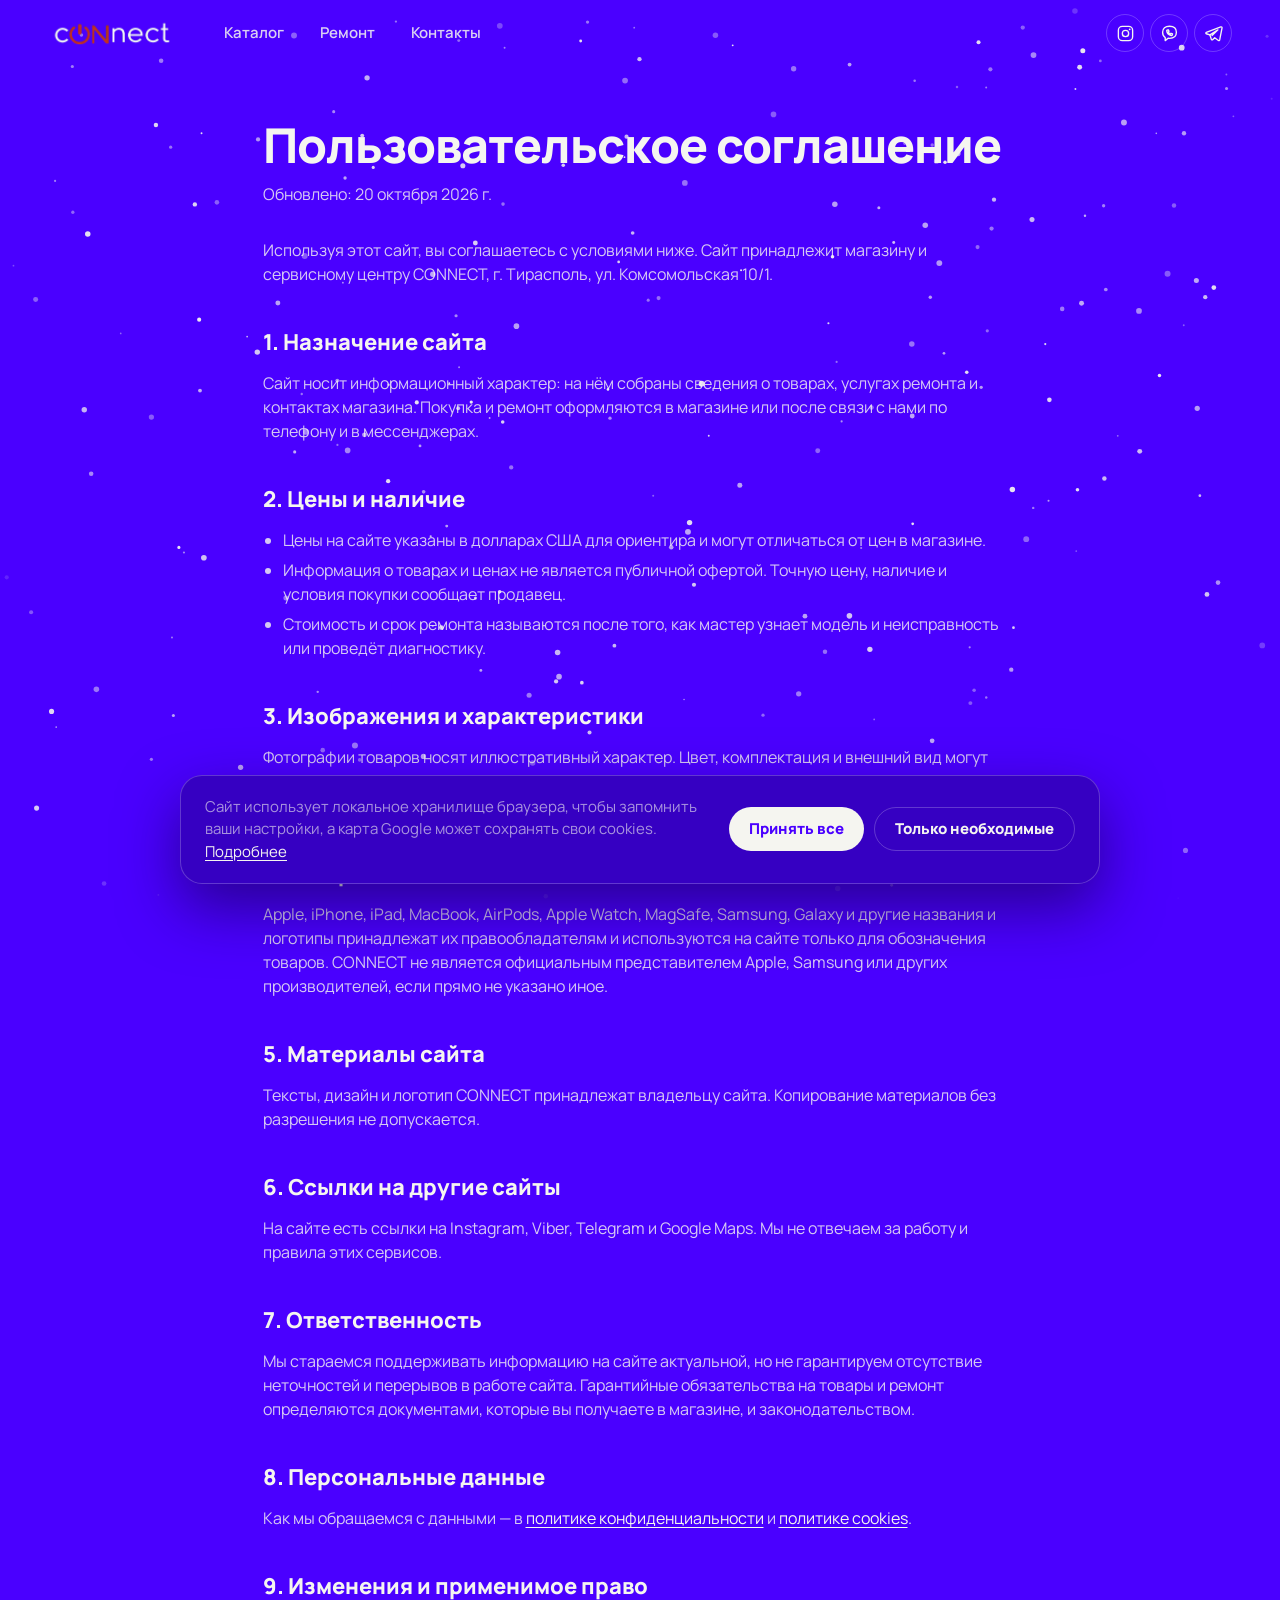
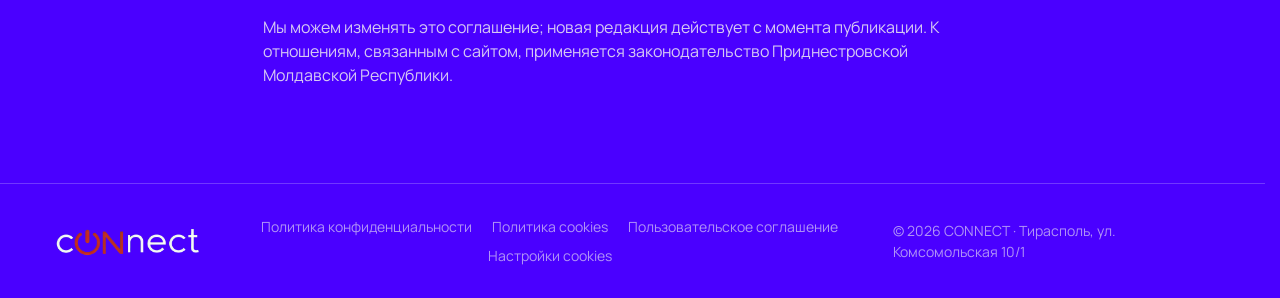
<file: terms.html>
<!doctype html>
<html lang="ru">
<head>
  <meta charset="utf-8">
  <meta name="viewport" content="width=device-width, initial-scale=1">
  <title>Пользовательское соглашение — CONNECT, Тирасполь</title>
  <meta name="description" content="Условия использования сайта CONNECT: цены, изображения, товарные знаки, ответственность.">
  <meta name="theme-color" content="#4A00FF">
  <!-- SEO -->
  <link rel="canonical" href="https://voloshindaniil0611.github.io/connect-md/terms.html">
  <link rel="icon" href="favicon.ico" sizes="32x32">
  <link rel="icon" href="assets/favicon.svg" type="image/svg+xml">
  <link rel="apple-touch-icon" href="assets/apple-touch-icon.png">
  <link rel="manifest" href="site.webmanifest">
  <meta property="og:type" content="website">
  <meta property="og:site_name" content="CONNECT">
  <meta property="og:locale" content="ru_RU">
  <meta property="og:title" content="Пользовательское соглашение — CONNECT, Тирасполь">
  <meta property="og:description" content="Условия использования сайта CONNECT: цены, изображения, товарные знаки, ответственность.">
  <meta property="og:url" content="https://voloshindaniil0611.github.io/connect-md/terms.html">
  <meta property="og:image" content="https://voloshindaniil0611.github.io/connect-md/assets/og-image.jpg">
  <meta property="og:image:width" content="1200">
  <meta property="og:image:height" content="630">
  <meta name="twitter:card" content="summary_large_image">
  <!-- /SEO -->
  <link rel="preconnect" href="https://fonts.googleapis.com">
  <link rel="preconnect" href="https://fonts.gstatic.com" crossorigin>
  <link href="https://fonts.googleapis.com/css2?family=Manrope:wght@400;600;800&display=swap" rel="stylesheet">
  <link rel="stylesheet" href="css/style.css?v=14">
</head>
<body class="is-on">

  <header class="site-header">
    <a class="site-logo" href="index.html" aria-label="CONNECT — на главную"><img src="assets/logo-on.png" alt="CONNECT" width="1060" height="280"></a>
    <nav class="site-nav">
      <a href="catalog.html">Каталог</a>
      <a href="repair.html">Ремонт</a>
      <a href="index.html#contacts">Контакты</a>
    </nav>
    <div class="socials">
      <a href="https://www.instagram.com/connect_md/" target="_blank" rel="noopener" aria-label="Instagram" title="Instagram">
        <svg viewBox="0 0 24 24"><rect x="3" y="3" width="18" height="18" rx="5"/><circle cx="12" cy="12" r="4"/><circle class="dot" cx="17.3" cy="6.7" r="1.1"/></svg>
      </a>
      <a href="viber://chat?number=%2B37377507700" aria-label="Viber" title="Viber">
        <svg viewBox="0 0 24 24"><path d="M12 2.8c5.3 0 8.7 2.6 8.7 7.7s-3.4 7.6-8.7 7.6c-.6 0-1.2 0-1.8-.1L6.6 21v-3.8C4.4 15.9 3.3 13.6 3.3 10.5 3.3 5.4 6.7 2.8 12 2.8z"/><path d="M9.3 7.6l1.2-.3.9 1.9-.9.8c.5 1.2 1.4 2.1 2.6 2.6l.8-.9 1.9.9-.3 1.2c-.2.5-.7.8-1.2.7-3-.4-5.4-2.8-5.8-5.8-.1-.5.2-1 .8-1.1z"/></svg>
      </a>
      <a href="https://t.me/+37377507700" target="_blank" rel="noopener" aria-label="Telegram" title="Telegram">
        <svg viewBox="0 0 24 24"><path d="M21.2 3.6L2.9 10.7c-.8.3-.8 1.4 0 1.6l4.6 1.5 1.8 5.6c.2.7 1.1.9 1.6.4l2.6-2.5 4.7 3.5c.6.4 1.4.1 1.6-.6l3-15.2c.2-.9-.7-1.6-1.6-1.4z"/><path d="M7.5 13.8l10.1-6.4-7.4 7.2"/></svg>
      </a>
    </div>
  </header>

  <main class="content legal">
    <h1 class="section-title">Пользовательское соглашение</h1>
    <p class="legal__date">Обновлено: 20 октября 2026 г.</p>
<p>Используя этот сайт, вы соглашаетесь с условиями ниже. Сайт принадлежит магазину и сервисному центру CONNECT, г. Тирасполь, ул. Комсомольская 10/1.</p>

<h2>1. Назначение сайта</h2>
<p>Сайт носит информационный характер: на нём собраны сведения о товарах, услугах ремонта и контактах магазина. Покупка и ремонт оформляются в магазине или после связи с нами по телефону и в мессенджерах.</p>

<h2>2. Цены и наличие</h2>
<ul>
  <li>Цены на сайте указаны в долларах США для ориентира и могут отличаться от цен в магазине.</li>
  <li>Информация о товарах и ценах не является публичной офертой. Точную цену, наличие и условия покупки сообщает продавец.</li>
  <li>Стоимость и срок ремонта называются после того, как мастер узнает модель и неисправность или проведёт диагностику.</li>
</ul>

<h2>3. Изображения и характеристики</h2>
<p>Фотографии товаров носят иллюстративный характер. Цвет, комплектация и внешний вид могут отличаться от изображения. Характеристики указаны по данным производителей и могут меняться без уведомления.</p>

<h2>4. Товарные знаки</h2>
<p>Apple, iPhone, iPad, MacBook, AirPods, Apple Watch, MagSafe, Samsung, Galaxy и другие названия и логотипы принадлежат их правообладателям и используются на сайте только для обозначения товаров. CONNECT не является официальным представителем Apple, Samsung или других производителей, если прямо не указано иное.</p>

<h2>5. Материалы сайта</h2>
<p>Тексты, дизайн и логотип CONNECT принадлежат владельцу сайта. Копирование материалов без разрешения не допускается.</p>

<h2>6. Ссылки на другие сайты</h2>
<p>На сайте есть ссылки на Instagram, Viber, Telegram и Google Maps. Мы не отвечаем за работу и правила этих сервисов.</p>

<h2>7. Ответственность</h2>
<p>Мы стараемся поддерживать информацию на сайте актуальной, но не гарантируем отсутствие неточностей и перерывов в работе сайта. Гарантийные обязательства на товары и ремонт определяются документами, которые вы получаете в магазине, и законодательством.</p>

<h2>8. Персональные данные</h2>
<p>Как мы обращаемся с данными — в <a href="privacy.html">политике конфиденциальности</a> и <a href="cookies.html">политике cookies</a>.</p>

<h2>9. Изменения и применимое право</h2>
<p>Мы можем изменять это соглашение; новая редакция действует с момента публикации. К отношениям, связанным с сайтом, применяется законодательство Приднестровской Молдавской Республики.</p>
  </main>

  <footer class="site-footer">
    <img src="assets/logo-on.png" alt="CONNECT" width="160" height="42">
    <nav class="footer-links" aria-label="Правовая информация">
      <a href="privacy.html">Политика конфиденциальности</a>
      <a href="cookies.html">Политика cookies</a>
      <a href="terms.html">Пользовательское соглашение</a>
      <button class="cookie-settings" type="button">Настройки cookies</button>
    </nav>
    <p>© 2026 CONNECT · Тирасполь, ул. Комсомольская 10/1</p>
  </footer>

  <script src="js/particles.js?v=14"></script>
  <script src="js/consent.js?v=14"></script>
  <script>
    const header = document.querySelector('.site-header');
    addEventListener('scroll', () => header.classList.toggle('is-scrolled', scrollY > 40), { passive: true });
  </script>
</body>
</html>
</file>
<file: css/style.css>
/* Цвета сняты попиксельно с логотипов, присланных Даниилом */
:root {
  --violet: #4A00FF;
  --violet-deep: #3600C2;
  --red: #C32920;
  --white: #F5F5F0;
  --white-60: rgba(245, 245, 240, .6);
  --glass: rgba(255, 255, 255, .08);
  --glass-line: rgba(255, 255, 255, .22);
  --ease-out: cubic-bezier(.16, 1, .3, 1);
}

* { box-sizing: border-box; margin: 0; padding: 0; }

/* Место под полосу прокрутки занято всегда — иначе при включении логотип сдвигается влево */
html { scroll-behavior: smooth; scrollbar-gutter: stable; background: var(--violet); }

body {
  /* фон задан у html — иначе фон body перекрыл бы частицы */
  color: var(--white);
  font-family: "Manrope", system-ui, sans-serif;
  line-height: 1.5;
  -webkit-font-smoothing: antialiased;
}

/* Пока сайт выключен — только первый экран, без прокрутки */
body.is-off,
body.is-switching { overflow: hidden; }
body:not(.is-on) .content,
body:not(.is-on) .tapes,
body:not(.is-on) .site-footer { display: none; }

a { color: inherit; text-decoration: none; }

/* Текст только для поисковиков и экранных читалок */
.visually-hidden {
  position: absolute !important;
  width: 1px; height: 1px;
  margin: -1px; padding: 0;
  overflow: hidden;
  clip: rect(0 0 0 0);
  white-space: nowrap;
  border: 0;
}
button { font: inherit; color: inherit; background: none; border: 0; cursor: pointer; }
img { display: block; max-width: 100%; }

/* ---------- Шапка ---------- */
.site-header {
  position: fixed;
  inset: 0 0 auto;
  display: flex;
  align-items: center;
  gap: clamp(16px, 4vw, 48px);
  padding: 14px clamp(16px, 4vw, 48px);
  z-index: 10;
  opacity: 0;
  translate: 0 -12px;
  pointer-events: none;
  transition: opacity .6s .5s, translate .6s .5s var(--ease-out), background .3s;
}
.is-on .site-header { opacity: 1; translate: 0 0; pointer-events: auto; }
.site-header.is-scrolled { background: rgba(54, 0, 194, .85); backdrop-filter: blur(10px); }

.site-logo img { width: 128px; height: auto; }

.site-nav { display: flex; gap: clamp(16px, 3vw, 36px); font-weight: 600; font-size: 15px; }
.site-nav a { opacity: .85; transition: opacity .2s; }
.site-nav a:hover, .site-nav a[aria-current] { opacity: 1; }
.site-nav a[aria-current] { text-decoration: underline; text-underline-offset: 6px; }
/* Соцсети справа в шапке */
.socials { display: flex; gap: 6px; margin-left: auto; }
.socials a {
  display: grid;
  place-items: center;
  width: 38px;
  height: 38px;
  border-radius: 50%;
  border: 1px solid var(--glass-line);
  transition: background .2s, border-color .2s, translate .2s;
}
.socials a:hover { background: var(--white); border-color: var(--white); color: var(--violet); translate: 0 -2px; }
.socials svg { width: 19px; height: 19px; fill: none; stroke: currentColor; stroke-width: 1.7; stroke-linejoin: round; stroke-linecap: round; }
.socials .dot { fill: currentColor; stroke: none; }

/* ---------- Первый экран ---------- */
.stage {
  position: relative;
  min-height: 100vh;
  min-height: 100svh;
  display: grid;
  place-content: center;
  justify-items: center;
  grid-template-areas: "logo" "below";
  row-gap: 36px;
  padding: 96px 16px 48px;
  text-align: center;
  overflow: hidden;
}
.stage > :not(.particles) { position: relative; z-index: 1; }
.stage > .skip { position: absolute; }

/* Частицы на фоне всего сайта (canvas создаёт js/particles.js) */
.particles {
  position: fixed;
  inset: 0;
  z-index: -1;
  pointer-events: none;
}

.logo {
  grid-area: logo;
  position: relative;
  width: min(56vw, 640px);
  aspect-ratio: 1060 / 280;
}

.logo__img {
  position: absolute;
  inset: 0;
  width: 100%;
  height: 100%;
  user-select: none;
  -webkit-user-drag: none;
}
.logo__img--on { opacity: 0; }

/* Кнопка питания лежит прямо поверх значка в букве «o» */
.power {
  position: absolute;
  left: 24.7%;
  top: 53.6%;
  width: 19%;
  aspect-ratio: 1;
  translate: -50% -50%;
  border-radius: 50%;
}
.power:focus-visible { outline: 2px solid var(--white); outline-offset: 6px; }

.power__ring {
  position: absolute;
  inset: -6%;
  border-radius: 50%;
  border: 2px solid var(--white);
  opacity: 0;
  animation: breathe 2.4s ease-in-out infinite;
}
.power:hover .power__ring { animation-duration: 1.2s; }

@keyframes breathe {
  0%   { opacity: 0;   scale: .9; }
  50%  { opacity: .55; scale: 1.08; }
  100% { opacity: 0;   scale: 1.25; }
}

.hint {
  grid-area: below;
  font-size: 13px;
  font-weight: 600;
  letter-spacing: .24em;
  text-transform: uppercase;
  color: var(--white-60);
  animation: hint-in 1s .6s both;
}
@keyframes hint-in { from { opacity: 0; translate: 0 8px; } }

.skip {
  position: absolute;
  right: 24px;
  bottom: 24px;
  font-size: 13px;
  color: var(--white-60);
  padding: 8px 12px;
}
.skip:hover { color: var(--white); }

/* Лозунг под логотипом — появляется после включения */
.tagline {
  grid-area: below;
  visibility: hidden;
  opacity: 0;
  translate: 0 16px;
  transition: opacity .8s .35s, translate .8s .35s var(--ease-out), visibility 0s .35s;
}
.tagline__main {
  font-size: clamp(22px, 2.6vw, 34px);
  font-weight: 800;
  line-height: 1.2;
  letter-spacing: -.01em;
}
.tagline__sub { margin-top: 10px; font-size: 16px; color: var(--white-60); }
.tagline__actions { display: flex; justify-content: center; gap: 12px; margin-top: 28px; }

/* ---------- Включение ---------- */
.is-switching .logo__img--off { animation: off-out .5s steps(1) forwards; }
.is-switching .logo__img--on  { animation: on-flicker .7s forwards; }
.is-switching .logo { animation: press .18s ease-out; }

@keyframes press { 50% { scale: .97; } }
@keyframes off-out { to { opacity: 0; } }
@keyframes on-flicker {
  0%   { opacity: 0; }
  12%  { opacity: 1; }
  20%  { opacity: .2; }
  32%  { opacity: 1; }
  40%  { opacity: .5; }
  100% { opacity: 1; filter: drop-shadow(0 0 18px rgba(195, 41, 32, .55)); }
}

.is-on .logo__img--off,
.is-on .power,
.is-on .hint,
.is-on .skip,
.is-switching .hint,
.is-switching .skip { opacity: 0; visibility: hidden; transition: opacity .3s, visibility 0s .3s; }

.is-on .logo__img--on {
  opacity: 1;
  filter: drop-shadow(0 0 14px rgba(195, 41, 32, .35));
}
.is-on .tagline { visibility: visible; opacity: 1; translate: 0 0; transition-delay: .35s, .35s, 0s; }

/* Плавное появление после нажатия кнопки питания:
   всё остальное проявляется одновременно и медленно, без этапов. */
:root { --reveal: 3.5s cubic-bezier(.45, 0, .25, 1); }
.particles { transition: opacity var(--reveal); }
.is-off .particles,
.is-switching .particles { opacity: .35; }

.powering-on.is-on .tagline { transition: none; visibility: visible; opacity: 1; translate: 0 0; animation: fade-in var(--reveal) both; }
.powering-on.is-on .site-header { translate: 0 0; transition: opacity var(--reveal), background .3s; }
.powering-on.is-on .tapes,
.powering-on.is-on .content,
.powering-on.is-on .site-footer { animation: fade-in var(--reveal) both; }

@keyframes fade-in { from { opacity: 0; } }

/* Повторный заход: всё уже включено, без анимаций */
.intro-seen .site-header,
.intro-seen .tagline,
.intro-seen .logo__img,
.intro-seen .hint,
.intro-seen .skip { transition: none !important; animation: none !important; }
.intro-seen .hint, .intro-seen .skip, .intro-seen .power { display: none; }
.intro-seen .particles { transition: none; }

/* ---------- Общие блоки ---------- */
.content {
  max-width: 1160px;
  margin: 0 auto;
  padding: 0 clamp(16px, 4vw, 40px);
}

section[id] { scroll-margin-top: 72px; }

.section-title {
  font-size: clamp(32px, 5vw, 56px);
  font-weight: 800;
  line-height: 1.05;
  letter-spacing: -.02em;
}
.section-lead {
  max-width: 620px;
  margin-top: 16px;
  font-size: 18px;
  color: var(--white-60);
}

.btn {
  display: inline-flex;
  align-items: center;
  justify-content: center;
  min-height: 48px;
  padding: 0 24px;
  border-radius: 999px;
  background: var(--white);
  color: var(--violet);
  font-weight: 800;
  transition: translate .2s, box-shadow .2s;
}
.btn:hover { translate: 0 -2px; box-shadow: 0 10px 24px rgba(20, 0, 90, .4); }
.btn--red { background: var(--red); color: var(--white); }
.btn--ghost { background: transparent; color: var(--white); border: 1px solid var(--glass-line); }

/* ---------- Бегущие ленты между первым экраном и разделами ---------- */
.tapes {
  position: relative;
  height: 180px;
  margin: -40px 0 0;
  overflow: hidden;
}
.tape {
  position: absolute;
  left: -10%;
  width: 120%;
  top: 50%;
  padding: 14px 0;
  overflow: hidden;
  white-space: nowrap;
  font-size: clamp(16px, 1.8vw, 22px);
  font-weight: 800;
  text-transform: uppercase;
  letter-spacing: .04em;
}
.tape--red { background: var(--red); color: var(--white); rotate: 3deg; translate: 0 -50%; }
.tape--white { background: var(--white); color: var(--violet); rotate: -2.5deg; translate: 0 -50%; box-shadow: 0 16px 40px rgba(20, 0, 90, .35); }

.tape__track { display: inline-flex; animation: tape 40s linear infinite; }
.tape--red .tape__track { animation-direction: reverse; animation-duration: 46s; }
.tape__track span { display: inline-flex; align-items: center; }
.tape__track span::after {
  content: "";
  width: 9px;
  height: 9px;
  margin: 0 28px;
  border-radius: 50%;
  background: currentColor;
  opacity: .5;
}
@keyframes tape { to { transform: translateX(-50%); } }

/* ---------- Два раздела: каталог и ремонт ---------- */
.doors {
  display: grid;
  grid-template-columns: 1.15fr 1fr;
  gap: 20px;
  padding: 72px 0 40px;
}

.door {
  position: relative;
  display: flex;
  flex-direction: column;
  min-height: 520px;
  padding: clamp(24px, 3vw, 40px);
  border-radius: 32px;
  overflow: hidden;
  isolation: isolate;
  transition: translate .5s var(--ease-out), box-shadow .5s;
}
.door:hover { translate: 0 -6px; box-shadow: 0 30px 60px rgba(20, 0, 90, .5); }

.door--catalog { background: var(--white); color: var(--violet-deep); }
.door--repair { background: var(--violet-deep); border: 1px solid var(--glass-line); }

.door__kicker { font-size: 14px; font-weight: 800; letter-spacing: .2em; opacity: .5; }
.door__title {
  margin-top: 8px;
  font-size: clamp(44px, 6vw, 84px);
  font-weight: 800;
  line-height: .95;
  letter-spacing: -.03em;
}
.door__text { max-width: 360px; margin-top: 16px; font-size: 17px; opacity: .75; }
.door__cta {
  display: inline-flex;
  align-items: center;
  gap: 10px;
  margin-top: 24px;
  font-weight: 800;
}
.door__cta i {
  display: grid;
  place-items: center;
  width: 40px;
  height: 40px;
  border-radius: 50%;
  font-style: normal;
  background: var(--violet);
  color: var(--white);
  transition: translate .4s var(--ease-out);
}
.door--repair .door__cta i { background: var(--red); }
.door:hover .door__cta i { translate: 6px 0; }

/* Картинки техники в карточке каталога */
.door__art { position: relative; flex: 1; min-height: 220px; margin-top: 24px; }
.art { position: absolute; object-fit: contain; transition: translate .7s var(--ease-out), rotate .7s var(--ease-out); }
.art--mac { right: -4%; bottom: 0; width: 72%; }
.art--phone { left: 4%; bottom: 0; height: 92%; rotate: -8deg; }
.art--watch { left: 44%; bottom: -4%; width: 26%; rotate: 8deg; }
.door:hover .art--mac { translate: 10px -6px; }
.door:hover .art--phone { translate: -6px -14px; rotate: -12deg; }
.door:hover .art--watch { translate: 0 -10px; rotate: 14deg; }

/* «30 мин» и чипы в карточке ремонта */
.door__art--repair { display: flex; flex-direction: column; justify-content: flex-end; }
.big-num {
  font-size: clamp(110px, 14vw, 190px);
  font-weight: 800;
  line-height: .8;
  letter-spacing: -.05em;
  color: var(--red);
  text-shadow: 0 0 40px rgba(195, 41, 32, .45);
}
.big-num small { font-size: .22em; letter-spacing: 0; margin-left: 8px; color: var(--white); text-shadow: none; }
.door__chips { list-style: none; display: flex; flex-wrap: wrap; gap: 8px; margin-top: 24px; }
.door__chips li {
  padding: 8px 14px;
  border-radius: 999px;
  border: 1px solid var(--glass-line);
  font-size: 14px;
  font-weight: 600;
  transition: background .3s, color .3s;
}
.door:hover .door__chips li { background: var(--glass); }

/* ---------- Что мы чиним ---------- */
.repair { padding: 96px 0 40px; }

.repair-list {
  list-style: none;
  display: grid;
  grid-template-columns: repeat(4, 1fr);
  gap: 16px;
  margin-top: 48px;
}
.repair-list li {
  display: flex;
  flex-direction: column;
  gap: 6px;
  padding: 24px 20px;
  border-radius: 20px;
  border: 1px solid var(--glass-line);
  transition: background .3s, border-color .3s;
}
.repair-list li:hover { background: var(--glass); border-color: rgba(255, 255, 255, .45); }
.repair-list b { font-size: 18px; font-weight: 800; }
.repair-list b::before {
  content: "";
  display: block;
  width: 10px;
  height: 10px;
  margin-bottom: 14px;
  border-radius: 50%;
  background: var(--red);
  box-shadow: 0 0 12px rgba(195, 41, 32, .8);
}
.repair-list span { font-size: 14px; color: var(--white-60); }

.repair-cta {
  display: flex;
  flex-wrap: wrap;
  align-items: center;
  gap: 12px 16px;
  margin-top: 40px;
}
.repair-cta p { flex-basis: 100%; font-size: 17px; }

/* ---------- Контакты и подвал ---------- */
.contacts { padding: 120px 0 80px; text-align: center; }
.contacts__box {
  margin-top: 32px;
  padding: 40px 24px;
  border-radius: 24px;
  background: var(--violet-deep);
}
.contacts__addr { font-size: clamp(20px, 2.4vw, 28px); font-weight: 800; }
.contacts__reach { display: flex; flex-wrap: wrap; align-items: center; justify-content: center; gap: 16px 24px; margin-top: 18px; }
.contacts__phone { font-size: clamp(22px, 2.6vw, 30px); font-weight: 800; letter-spacing: .02em; transition: color .2s; }
.contacts__phone:hover { color: #fff; text-decoration: underline; text-underline-offset: 5px; }
.socials--big { margin-left: 0; gap: 10px; }
.socials--big a { width: 48px; height: 48px; }
.socials--big svg { width: 22px; height: 22px; }
.map {
  display: block;
  width: 100%;
  height: 420px;
  margin-top: 28px;
  border: 0;
  border-radius: 18px;
  background: var(--violet);
}

/* ---------- Страница «Ремонт» ---------- */
.repair-page { padding-top: 120px; }
.repair-hero__facts { display: flex; flex-wrap: wrap; gap: 16px; margin-top: 40px; }
.repair-hero__facts div {
  flex: 1 1 200px;
  padding: 24px;
  border-radius: 20px;
  background: var(--violet-deep);
}
.repair-hero__facts b { display: block; font-size: 36px; font-weight: 800; color: var(--white); }
.repair-hero__facts span { color: var(--white-60); }
.section-title--sm { font-size: clamp(28px, 3.6vw, 42px); }
.repair-page .repair-list { margin-top: 32px; }

.steps { padding: 72px 0 96px; }
.steps__list { list-style: none; counter-reset: step; display: grid; grid-template-columns: repeat(3, 1fr); gap: 16px; margin-top: 32px; }
.steps__list li {
  counter-increment: step;
  display: flex;
  flex-direction: column;
  gap: 6px;
  padding: 24px;
  border-radius: 20px;
  background: var(--glass);
  border: 1px solid var(--glass-line);
}
.steps__list li::before {
  content: counter(step);
  display: grid;
  place-items: center;
  width: 40px;
  height: 40px;
  margin-bottom: 10px;
  border-radius: 50%;
  background: var(--red);
  font-weight: 800;
}
.steps__list b { font-size: 18px; }
.steps__list span { color: var(--white-60); font-size: 15px; }

.site-footer {
  display: flex;
  align-items: center;
  justify-content: space-between;
  gap: 16px;
  padding: 32px clamp(16px, 4vw, 48px);
  border-top: 1px solid var(--glass-line);
  font-size: 14px;
  color: var(--white-60);
}

/* ---------- Ссылки в подвале ---------- */
.footer-links { display: flex; flex-wrap: wrap; justify-content: center; gap: 8px 20px; }
.footer-links a, .footer-links button { font-size: 14px; color: var(--white-60); transition: color .2s; }
.footer-links a:hover, .footer-links button:hover { color: var(--white); }

/* ---------- Карта до согласия ---------- */
div.map {
  display: grid;
  place-content: center;
  justify-items: center;
  gap: 16px;
  padding: 24px;
  text-align: center;
  color: var(--white-60);
}
div.map.is-loaded { display: block; padding: 0; overflow: hidden; }
div.map iframe { display: block; width: 100%; height: 100%; border: 0; }

/* ---------- Баннер cookies ---------- */
.cookie-banner {
  position: fixed;
  left: 16px;
  right: 16px;
  bottom: 16px;
  z-index: 50;
  display: flex;
  flex-wrap: wrap;
  align-items: center;
  justify-content: space-between;
  gap: 16px 24px;
  max-width: 920px;
  margin: 0 auto;
  padding: 20px 24px;
  border-radius: 22px;
  background: var(--violet-deep);
  border: 1px solid var(--glass-line);
  box-shadow: 0 24px 60px rgba(16, 0, 60, .55);
  font-size: 15px;
  opacity: 0;
  translate: 0 24px;
  visibility: hidden;
  transition: opacity .4s, translate .4s var(--ease-out), visibility 0s .4s;
}
.cookie-banner.is-visible { opacity: 1; translate: 0 0; visibility: visible; transition-delay: 0s; }
.cookie-banner p { flex: 1 1 380px; color: var(--white-60); }
.cookie-banner a { color: var(--white); text-decoration: underline; text-underline-offset: 3px; }
.cookie-banner__actions { display: flex; flex-wrap: wrap; gap: 10px; }
.cookie-banner .btn { min-height: 44px; padding: 0 20px; }

/* ---------- Юридические страницы ---------- */
.legal { max-width: 820px; padding-top: 120px; padding-bottom: 96px; }
.legal .section-title { font-size: clamp(32px, 4.5vw, 48px); }
.legal__date { margin: 12px 0 32px; font-size: 14px; color: var(--white-60); }
.legal h2 { margin: 40px 0 12px; font-size: 22px; font-weight: 800; }
.legal p, .legal li { font-size: 16px; color: rgba(245, 245, 240, .82); }
.legal p + p { margin-top: 12px; }
.legal ul { margin: 12px 0 0 20px; display: grid; gap: 6px; }
.legal a { color: var(--white); text-decoration: underline; text-underline-offset: 3px; }
.legal code { padding: 2px 6px; border-radius: 6px; background: var(--glass); font-size: 14px; }
.legal mark.todo { padding: 0 4px; border-radius: 4px; background: #FFE066; color: #2B1A00; }
.link-button { color: var(--white); text-decoration: underline; text-underline-offset: 3px; font-size: inherit; }

.legal-table { margin-top: 16px; border-top: 1px solid var(--glass-line); }
.legal-table > div {
  display: grid;
  grid-template-columns: 1fr 2fr 1fr;
  gap: 16px;
  padding: 12px 0;
  border-bottom: 1px solid var(--glass-line);
  font-size: 15px;
}
.legal-table b { font-size: 13px; color: var(--white-60); font-weight: 600; }

/* ================= Каталог ================= */
.catalog-page { padding: 112px 0 80px; }

.notice { margin-top: 12px; font-size: 14px; color: var(--white-60); }

.tabs {
  display: flex;
  gap: 8px;
  margin: 32px 0 28px;
  overflow-x: auto;
  scrollbar-width: none;
}
.tabs button {
  flex: none;
  padding: 10px 18px;
  border-radius: 999px;
  border: 1px solid var(--glass-line);
  font-size: 15px;
  font-weight: 600;
  transition: background .2s, color .2s;
}
.tabs button:hover { background: var(--glass); }
.tabs button[aria-pressed="true"] { background: var(--white); color: var(--violet); border-color: var(--white); }

.products {
  list-style: none;
  display: grid;
  grid-template-columns: repeat(auto-fill, minmax(240px, 1fr));
  gap: 16px;
}

.card {
  display: flex;
  flex-direction: column;
  width: 100%;
  height: 100%;
  padding: 20px;
  border-radius: 22px;
  background: var(--glass);
  border: 1px solid var(--glass-line);
  text-align: left;
  transition: background .3s, border-color .3s, translate .3s var(--ease-out), box-shadow .3s;
}
.card:hover,
.card:focus-visible {
  background: rgba(255, 255, 255, .14);
  border-color: rgba(255, 255, 255, .5);
  translate: 0 -4px;
  box-shadow: 0 20px 40px rgba(20, 0, 90, .45);
  outline: none;
}
.card__img {
  height: 200px;
  width: 100%;
  object-fit: contain;
  margin-bottom: 18px;
  transition: scale .5s var(--ease-out);
}
.card:hover .card__img { scale: 1.06; }
.card__name { font-size: 18px; font-weight: 800; }
.card__price { margin-top: 2px; color: var(--white-60); }
.card__dots { display: flex; gap: 6px; margin-top: auto; padding-top: 14px; }
.card__dots i {
  width: 12px;
  height: 12px;
  border-radius: 50%;
  border: 1px solid rgba(255, 255, 255, .5);
}

/* ---------- Карточка товара (всплывающее окно) ---------- */
.product {
  width: min(1040px, calc(100% - 32px));
  max-height: calc(100vh - 48px);
  margin: auto;
  padding: 0;
  border: 0;
  border-radius: 28px;
  background: var(--violet-deep);
  color: var(--white);
  overflow: auto;
}
.product::backdrop { background: rgba(16, 0, 60, .7); backdrop-filter: blur(6px); }
.product[open] { animation: pop .35s var(--ease-out); }
@keyframes pop { from { opacity: 0; scale: .96; } }

.product__inner {
  display: grid;
  grid-template-columns: 1fr 1fr;
  gap: 40px;
  padding: 40px;
}
.product__close {
  position: sticky;
  top: 16px;
  float: right;
  margin: 16px 16px -56px 0;
  width: 40px;
  height: 40px;
  border-radius: 50%;
  background: var(--glass);
  font-size: 22px;
  line-height: 1;
  z-index: 2;
}
.product__close:hover { background: rgba(255, 255, 255, .2); }

.product__media {
  display: grid;
  place-items: center;
  min-height: 360px;
  border-radius: 22px;
  background: radial-gradient(circle at 50% 45%, rgba(255, 255, 255, .16), transparent 65%);
}
.product__media img { max-height: 440px; object-fit: contain; }

.product__name { font-size: clamp(26px, 3vw, 36px); font-weight: 800; line-height: 1.1; }
.product__price { margin-top: 10px; font-size: 32px; font-weight: 800; }
.product__price small { display: block; font-size: 13px; font-weight: 400; color: var(--white-60); }

.option { margin-top: 24px; }
.option__label { font-size: 14px; color: var(--white-60); }
.option__label b { color: var(--white); font-weight: 600; }
.option__values { display: flex; flex-wrap: wrap; gap: 8px; margin-top: 10px; }

.swatch {
  width: 34px;
  height: 34px;
  border-radius: 50%;
  border: 2px solid transparent;
  box-shadow: inset 0 0 0 1px rgba(0, 0, 0, .25);
  outline: 2px solid transparent;
  outline-offset: 2px;
  transition: outline-color .2s;
}
.swatch[aria-pressed="true"] { outline-color: var(--white); }

.chip {
  min-width: 72px;
  padding: 10px 14px;
  border-radius: 12px;
  border: 1px solid var(--glass-line);
  font-weight: 600;
  transition: background .2s, color .2s;
}
.chip:hover { background: var(--glass); }
.chip[aria-pressed="true"] { background: var(--white); color: var(--violet); border-color: var(--white); }

.specs { margin-top: 28px; border-top: 1px solid var(--glass-line); }
.specs div { display: flex; justify-content: space-between; gap: 16px; padding: 10px 0; border-bottom: 1px solid var(--glass-line); font-size: 14px; }
.specs dt { color: var(--white-60); }
.specs dd { text-align: right; font-weight: 600; }

.product__actions { display: flex; flex-wrap: wrap; gap: 10px; margin-top: 28px; }

/* ---------- Планшеты ---------- */
@media (max-width: 1000px) {
  .repair-list { grid-template-columns: repeat(2, 1fr); }
}

/* ---------- Телефоны ---------- */
@media (max-width: 760px) {
  .site-header { gap: 12px; }
  .site-nav { gap: 12px; font-size: 13px; }
  .site-logo img { width: 92px; }
  .socials { gap: 4px; }
  .socials a { width: 32px; height: 32px; }
  .socials svg { width: 16px; height: 16px; }
  .socials--big a { width: 44px; height: 44px; }
  .socials--big svg { width: 20px; height: 20px; }

  .tapes { height: 130px; margin-top: -20px; }
  .doors { grid-template-columns: 1fr; padding-top: 48px; }
  .door { min-height: 440px; border-radius: 26px; }
  .map { height: 300px; }
  .steps__list { grid-template-columns: 1fr; }
  .logo { width: min(86vw, 420px); }
  .tagline__main { font-size: 22px; }

  .repair, .contacts { padding-top: 72px; }
  .repair-list { grid-template-columns: 1fr; }
  .site-footer { flex-direction: column; text-align: center; }
  .legal-table > div { grid-template-columns: 1fr; gap: 4px; }
  .legal-table > div:first-child { display: none; }
  .cookie-banner { left: 8px; right: 8px; bottom: 8px; padding: 16px; }
  .cookie-banner__actions, .cookie-banner .btn { width: 100%; }

  .products { grid-template-columns: 1fr 1fr; gap: 10px; }
  .card { padding: 14px; }
  .card__img { height: 140px; }
  .card__name { font-size: 15px; }

  .product { width: 100%; max-height: 100svh; height: 100svh; border-radius: 0; }
  .product__inner { grid-template-columns: 1fr; gap: 20px; padding: 24px 16px 32px; }
  .product__media { min-height: 260px; }
  .product__media img { max-height: 280px; }
}

/* Для тех, кто отключил анимации в системе */
@media (prefers-reduced-motion: reduce) {
  *, *::before, *::after { animation-duration: .01ms !important; animation-iteration-count: 1 !important; transition-duration: .01ms !important; transition-delay: 0s !important; }
  html { scroll-behavior: auto; }
  /* Плавное проявление — не движение, его оставляем и при выключенных анимациях */
  .powering-on.is-on .tagline,
  .powering-on.is-on .tapes,
  .powering-on.is-on .content,
  .powering-on.is-on .site-footer { animation-duration: 3.5s !important; }
  .powering-on.is-on .site-header,
  .powering-on .particles { transition-duration: 3.5s !important; }
}
</file>
